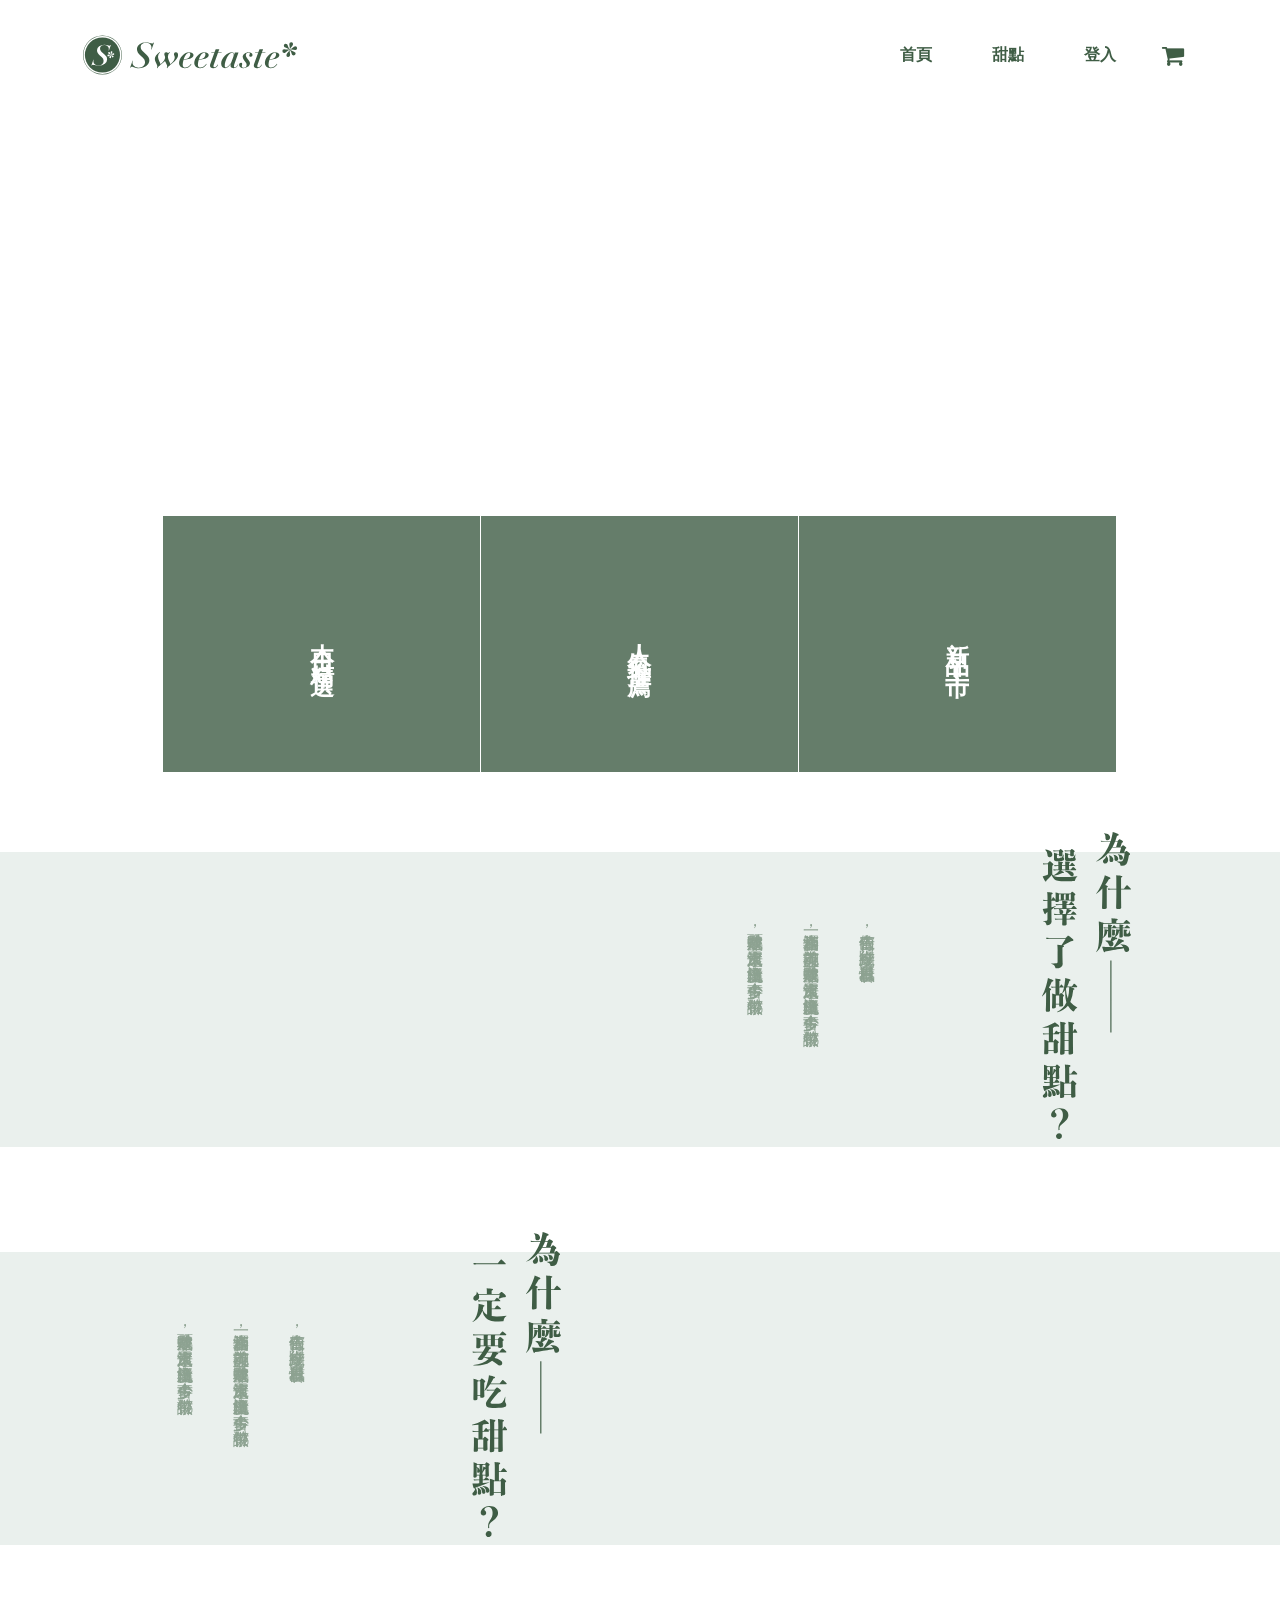
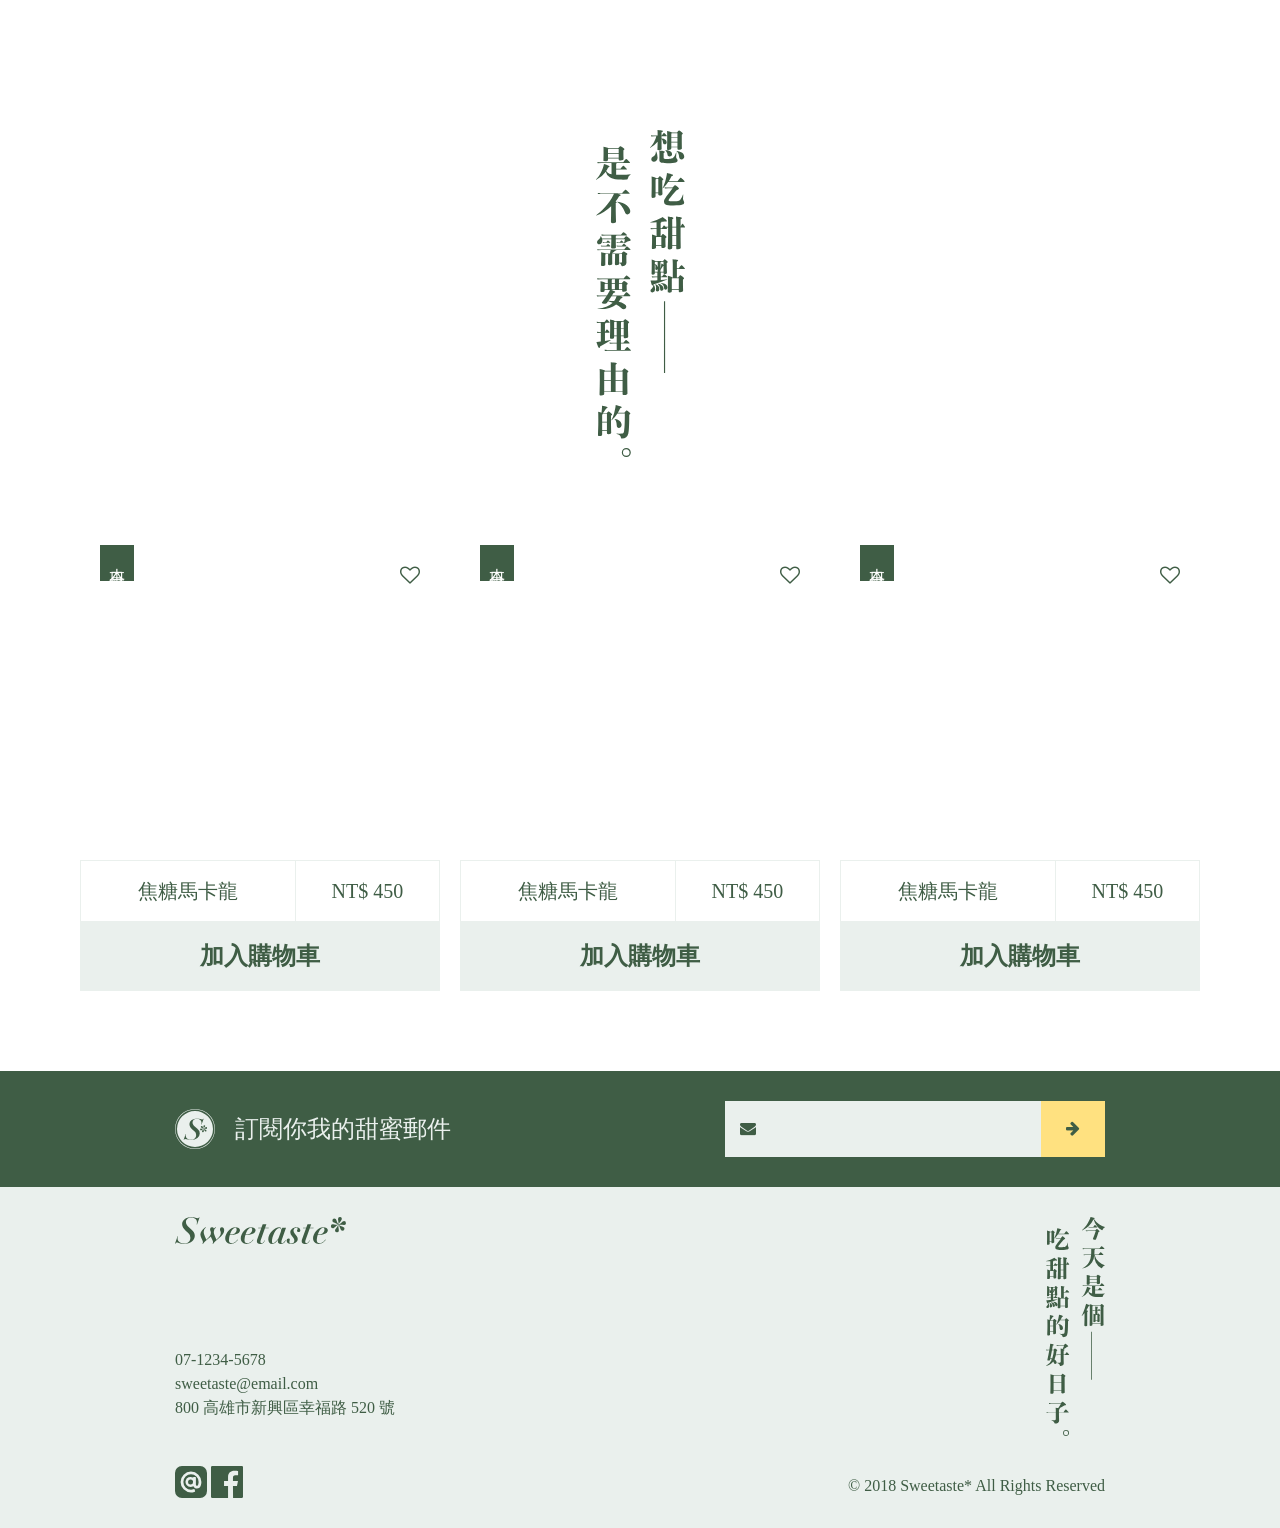
<file: index.html>
<!DOCTYPE html>
<html lang="zh-Hant-TW">

<head>
    <meta charset="UTF-8">
    <meta name="viewport" content="width=device-width, initial-scale=1.0">
    <meta http-equiv="X-UA-Compatible" content="ie=edge">
    <title>Sweetaste 甜點工坊</title>
    <meta name="author" content="Rainie Wang">
    <meta name="copyright" content="本網頁設計為Sweetaste甜點工坊">
    <link rel="shortcut icon" href="images/favicon.ico">
    <meta name="description" content="最甜蜜的甜點工坊，想吃甜點是不需要理由的">
    <meta name="keywords" content="Sweetaste, 甜點, 馬卡龍, 蛋糕">
    <meta name="og:title" content="Sweetaste甜點工坊">
    <meta name="og:description" content="最甜蜜的甜點工坊，想吃甜點是不需要理由的">
    <meta name="og:type" content="www.Sweetaste.com.tw">
    <meta name="og:url" content="https://www.facebook.com/Sweetaste/">
    <meta name="og:image" content="https://upload.cc/i1/2019/03/28/Z3LzPG.png">
    <meta http-equiv="X-UA-Compatible" content="IE-Edge" />
    <link rel="stylesheet" href="stylesheets/all.css">
    <link rel="stylesheet" href="https://stackpath.bootstrapcdn.com/font-awesome/4.7.0/css/font-awesome.min.css">
</head>

<body>
    <nav class="navbar navbar-expand-md navbar-light bg-white">
        <div class="container">
            <button class="navbar-toggler border-0 d-md-none d-flex align-items-center" type="button" data-toggle="collapse"
                data-target="#navbarSupportedContent" aria-controls="navbarSupportedContent" aria-expanded="false"
                aria-label="Toggle navigation">
                <span class="navbar-toggler-icon"></span>
            </button>

            <a class="navbar-brand" href="index.html">
                <img class="d-md-inline-block d-none" src="images/logo-all-dark.svg" width="220px" height="40px" alt="">
                <img class="d-inline-block d-md-none" src="images/logotype-lg-dark.svg" width="114.14px" height="17.74px"
                    alt="">
            </a>

            <a class="nav-link element-icon d-flex align-items-center order-md-3" href="cart.html">
                <i class="fa fa-shopping-cart" aria-hidden="true"></i>
            </a>

            <div class="collapse navbar-collapse" id="navbarSupportedContent">
                <ul class="navbar-nav ml-auto font-weight-bold">
                    <li class="nav-item active">
                        <a class="nav-link d-block" href="index.html">首頁 <span class="sr-only">(current)</span></a>
                    </li>
                    <li class="nav-item">
                        <a class="nav-link d-block" href="product.html">甜點</a>
                    </li>
                    <li class="nav-item">
                        <a class="nav-link d-block" href="login.html">登入</a>
                    </li>
                </ul>
            </div>
        </div>
    </nav>


    <!-- main start -->
    <header class="container mb-md-7">
        <div class="header-banner" style="background-image:url(https://bit.ly/2OhbMHr)">
            <h1 class="text-hide">六角甜點工坊 sweetaste</h1>
        </div>
        <div class="row d-flex justify-content-center no-gutters bin-group">
            <div class="col-10">
                <div class="row">
                    <div class="col-4 p-0">
                        <a href="#" class="bin-wrap">
                            <span class="bin-text">本日精選</span>
                            <div class="bin-overlay"></div>
                            <div class="bin-img" style="background-image: url(https://bit.ly/2QbVsVR)"></div>
                        </a>
                    </div>
                    <div class="col-4 p-0">
                        <a href="#" class="bin-wrap">
                            <span class="bin-text">人氣推薦</span>
                            <div class="bin-overlay"></div>
                            <div class="bin-img" style="background-image: url(https://bit.ly/2zBDAxX)"></div>
                        </a>
                    </div>
                    <div class="col-4 p-0">
                        <a href="#" class="bin-wrap">
                            <span class="bin-text">新品上市</span>
                            <div class="bin-overlay"></div>
                            <div class="bin-img" style="background-image: url(https://bit.ly/2R5tqwD)"></div>
                        </a>
                    </div>
                </div>
            </div>
        </div>
    </header>


 
    <section class="section mb-md-9">
        <div class="d-flex justify-content-center d-md-none py-3">
            <h2 class="text-hide">
                為什麼選擇了做甜點?
                <img src="images/sm-橫式-為什麼選擇了做甜點.svg" class="section-title-sm" alt="">
            </h2>
        </div>
        <div class="bg-secondary">
            <div class="container">
                <div class="row">
                    <div class="col-md-6 px-0 px-md-1 section-img-wrap">
                        <div class="section-img h-100" style="background-image:url(https://bit.ly/2xPn7Eq)"></div>
                    </div>
                    <div class="col-md-6 d-flex section-article justify-content-md-around">
                        <div class="section-text text-minor p-3 py-md-6 px-md-0">
                            <p class="mb-0">青山依舊在，幾度夕陽紅。慣看秋月春風</p>
                            <p class="mb-0">一壺濁酒喜相逢，浪花淘盡英雄。是非成敗轉頭空，滾滾長江東逝水，白髮漁樵江渚上，古今多少事，都付笑談中。</p>
                            <p class="mb-0">是非成敗轉頭空，滾滾長江東逝水，白髮漁樵江渚上，古今多少事，都付笑談中。</p>
                        </div>
                        <div class="d-none d-md-block">
                            <div class="section-title">
                                <h2 class="text-hide">
                                    為什麼選擇了做甜點?
                                    <img src="images/lg-為什麼選擇了做甜點.svg" class="section-title-lg" alt="">
                                </h2>
                            </div>
                        </div>
                    </div>
                </div>
            </div>
        </div>
    </section>

    <section class="section mb-md-9">
        <div class="d-flex justify-content-center d-md-none py-3">
            <h2 class="text-hide">
                為什麼一定要吃甜點?
                <img src="images/sm-橫式-為什麼一定要吃甜點.svg" class="section-title-sm" alt="">
            </h2>
        </div>
        <div class="bg-secondary">
            <div class="container">
                <div class="row flex-row-reverse">
                    <div class="col-md-6 px-0 px-md-1 section-img-wrap">
                        <div class="section-img h-100" style="background-image:url(https://bit.ly/2zzAQS4)"></div>
                    </div>
                    <div class="col-md-6 d-flex section-article justify-content-md-around">
                        <div class="section-text text-minor p-3 py-md-6 px-md-0">
                            <p class="mb-0">青山依舊在，幾度夕陽紅。慣看秋月春風</p>
                            <p class="mb-0">一壺濁酒喜相逢，浪花淘盡英雄。是非成敗轉頭空，滾滾長江東逝水，白髮漁樵江渚上，古今多少事，都付笑談中。</p>
                            <p class="mb-0">是非成敗轉頭空，滾滾長江東逝水，白髮漁樵江渚上，古今多少事，都付笑談中。</p>
                        </div>
                        <div class="d-none d-md-block">
                            <div class="section-title">
                                <h2 class="text-hide">
                                    為什麼一定要吃甜點?
                                    <img src="images/lg-為什麼一定要吃甜點.svg" class="section-title-lg" alt="">
                                </h2>
                            </div>
                        </div>
                    </div>

                </div>
            </div>
        </div>
    </section>

    <section class="container">
        <div class="row text-center">
            <div class="col d-md-none py-3">
                <h2 class="text-hide">
                    想吃甜點是不需要理由的
                    <img src="images/sm-橫式-想吃甜點是不需要理由的.svg" height="60px" alt="">
                </h2>
            </div>
            <div class="col d-none d-md-block py-7">
                <h2 class="text-hide">
                    想吃甜點是不需要理由的
                    <img src="images/lg-想吃甜點是不需要理由的.svg" width="89px" alt="">
                </h2>
            </div>
        </div>
    </section>


    <section class="container mb-5">
        <div class="row d-flex justify-content-between">
            <div class="col-sm-6 col-md-4">
                <div class="item-card" style="width: 100%;">
                    <div class="item-card-top">
                        <span class="item-card-tag bg-primary text-white">本日精選</span>
                        <div class="item-card-icon text-primary">
                            <i class="fa fa-heart" aria-hidden="true"></i>
                            <i class="fa fa-heart-o" aria-hidden="true"></i>
                        </div>
                        <div class="item-card-img bgcover"
                            style="background-image:url(https://bit.ly/2zBjQuq); height: 315px;"></div>
                    </div>
                    <div class="item-card-body bg-secondary-lighter text-primary d-flex">
                        <div class="item-card-product text-center h5 mb-0">焦糖馬卡龍</div>
                        <div class="item-card-price text-center h5 mb-0">NT$ 450</div>
                    </div>
                    <a href="#"
                        class="item-card-btn bg-secondary text-primary d-block text-center h4 font-weight-bold py-2">加入購物車</a>
                </div>
            </div>
            <div class="col-sm-6 col-md-4">
                <div class="item-card" style="width: 100%;">
                    <div class="item-card-top">
                        <span class="item-card-tag bg-primary text-white">本日精選</span>
                        <div class="item-card-icon text-primary">
                            <i class="fa fa-heart" aria-hidden="true"></i>
                            <i class="fa fa-heart-o" aria-hidden="true"></i>
                        </div>
                        <div class="item-card-img bgcover"
                            style="background-image:url(https://bit.ly/2QvsT63); height: 315px;"></div>
                    </div>
                    <div class="item-card-body bg-secondary-lighter text-primary d-flex">
                        <div class="item-card-product text-center h5 mb-0">焦糖馬卡龍</div>
                        <div class="item-card-price text-center h5 mb-0">NT$ 450</div>
                    </div>
                    <a href="#"
                        class="item-card-btn bg-secondary text-primary d-block text-center h4 font-weight-bold py-2">加入購物車</a>
                </div>
            </div>
            <div class="col-sm-6 col-md-4">
                <div class="item-card" style="width: 100%;">
                    <div class="item-card-top">
                        <span class="item-card-tag bg-primary text-white">本日精選</span>
                        <div class="item-card-icon text-primary">
                            <i class="fa fa-heart" aria-hidden="true"></i>
                            <i class="fa fa-heart-o" aria-hidden="true"></i>
                        </div>
                        <div class="item-card-img bgcover"
                            style="background-image:url(https://bit.ly/2QbVsVR); height: 315px;"></div>
                    </div>
                    <div class="item-card-body bg-secondary-lighter text-primary d-flex">
                        <div class="item-card-product text-center h5 mb-0">焦糖馬卡龍</div>
                        <div class="item-card-price text-center h5 mb-0">NT$ 450</div>
                    </div>
                    <a href="#"
                        class="item-card-btn bg-secondary text-primary d-block text-center h4 font-weight-bold py-2">加入購物車</a>
                </div>
            </div>
        </div>
    </section>

    <!-- main end -->

    <section class="bg-primary py-3">
        <div class="container">
            <div class="row d-flex justify-content-center">
                <div
                    class="col-md-5 d-flex align-items-center justify-content-center justify-content-md-start mb-3 mb-md-0">
                    <img src="images/logo-light.svg" width="40px" alt="">
                    <span class="h4 ml-2 text-secondary mb-0">訂閱你我的甜蜜郵件</span>
                </div>
                <div class="col-md-5 d-flex justify-content-center justify-content-md-end">
                    <div class="input-group formbox">
                        <label class="formbox-label" for="sub-input">
                            <i class="fa fa-envelope text-primary element-icon" aria-hidden="true"></i>
                        </label>
                        <input class="form-control formbox-input" id="sub-input" type="email"
                            placeholder="" aria-label="subscribe">
                        <button class="btn btn-warning formbox-btn" type="submit">
                            <i class="fa fa-arrow-right text-primary" aria-hidden="true"></i>
                        </button>
                    </div>
                </div>
            </div>
        </div>
    </section>


    <footer class="bg-secondary py-3 pl-3 pl-md-0">
        <div class="container  text-primary">
            <div class="row mb-3 d-flex justify-content-center">
                <div class="col-md-5 d-flex flex-column justify-content-between">
                    <div>
                        <img src="images/logotype-lg-dark.svg" width="171.22px" height="26.6px" alt="">
                    </div>
                    <ul class="list-unstyled mt-4">
                        <li>07-1234-5678</li>
                        <li>sweetaste@email.com</li>
                        <li>800 高雄市新興區幸福路 520 號</li>
                    </ul>
                </div>
                <div class="col-md-5 text-right d-md-block d-none">
                    <span class="text-hide">
                        今天是個吃甜點的好日子
                        <img src="images/sm-今天是個吃甜點的好日子.svg" width="59.28px" height="218.69px" alt="">
                    </span>
                </div>
            </div>
            <div class="row d-flex justify-content-center flex-column-md">
                <div class="col-md-5 mb-10 mb-md-0">
                    <img src="images/ic-line@.svg" width="32px" height="32px" alt="">
                    <img src="images/ic-facebook.svg" width="32px" height="32px" alt="">
                </div>
                <div class="col-md-5 d-flex align-items-end justify-content-start justify-content-md-end">
                    <span>© 2018 Sweetaste* All Rights Reserved</span>
                </div>
            </div>
        </div>
    </footer>


    <script src="https://code.jquery.com/jquery-3.3.1.slim.min.js"
        integrity="sha384-q8i/X+965DzO0rT7abK41JStQIAqVgRVzpbzo5smXKp4YfRvH+8abtTE1Pi6jizo"
        crossorigin="anonymous"></script>
    <script src="https://cdnjs.cloudflare.com/ajax/libs/popper.js/1.14.7/umd/popper.min.js"
        integrity="sha384-UO2eT0CpHqdSJQ6hJty5KVphtPhzWj9WO1clHTMGa3JDZwrnQq4sF86dIHNDz0W1"
        crossorigin="anonymous"></script>
    <script src="https://stackpath.bootstrapcdn.com/bootstrap/4.3.1/js/bootstrap.min.js"
        integrity="sha384-JjSmVgyd0p3pXB1rRibZUAYoIIy6OrQ6VrjIEaFf/nJGzIxFDsf4x0xIM+B07jRM"
        crossorigin="anonymous"></script>
    <script src="all.js"></script>
</body>

</html>
</file>
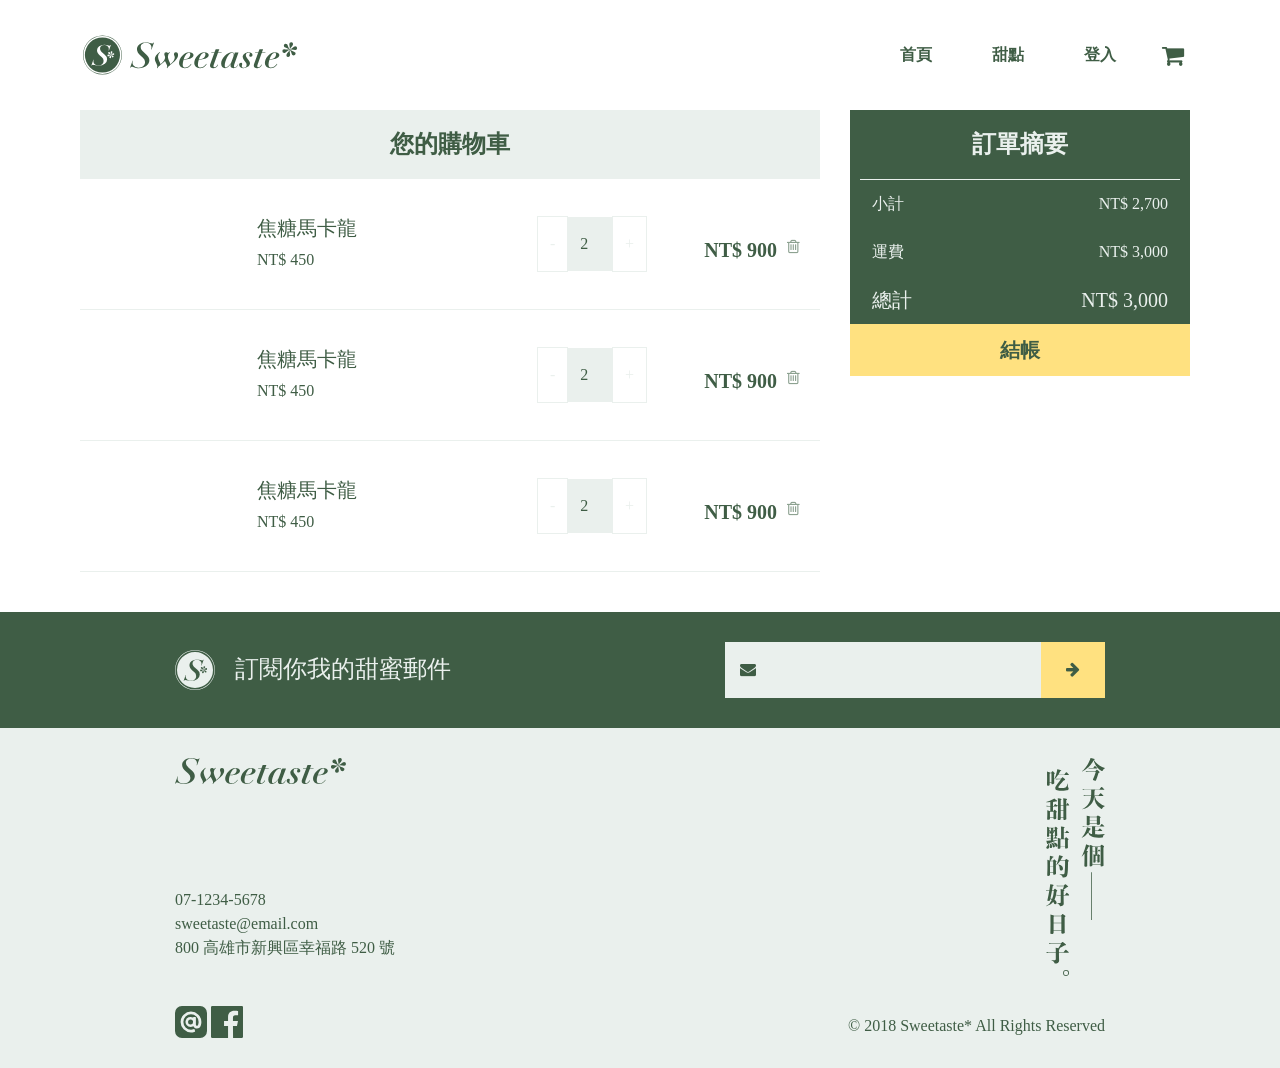
<file: cart.html>
<!DOCTYPE html>
<html lang="zh-Hant-TW">

<head>
    <meta charset="UTF-8">
    <meta name="viewport" content="width=device-width, initial-scale=1.0">
    <meta http-equiv="X-UA-Compatible" content="ie=edge">
    <title>Sweetaste 甜點工坊</title>
    <meta name="author" content="Rainie Wang">
    <meta name="copyright" content="本網頁設計為Sweetaste甜點工坊">
    <link rel="shortcut icon" href="images/favicon.ico">
    <meta name="description" content="最甜蜜的甜點工坊，想吃甜點是不需要理由的">
    <meta name="keywords" content="Sweetaste, 甜點, 馬卡龍, 蛋糕">
    <meta name="og:title" content="Sweetaste甜點工坊">
    <meta name="og:description" content="最甜蜜的甜點工坊，想吃甜點是不需要理由的">
    <meta name="og:type" content="www.Sweetaste.com.tw">
    <meta name="og:url" content="https://www.facebook.com/Sweetaste/">
    <meta name="og:image" content="https://upload.cc/i1/2019/03/28/Z3LzPG.png">
    <meta http-equiv="X-UA-Compatible" content="IE-Edge" />
    <link rel="stylesheet" href="stylesheets/all.css">
    <link rel="stylesheet" href="https://stackpath.bootstrapcdn.com/font-awesome/4.7.0/css/font-awesome.min.css">
</head>

<body>
    <nav class="navbar navbar-expand-md navbar-light bg-white">
        <div class="container">
            <button class="navbar-toggler border-0 d-md-none d-flex align-items-center" type="button"
                data-toggle="collapse" data-target="#navbarSupportedContent" aria-controls="navbarSupportedContent"
                aria-expanded="false" aria-label="Toggle navigation">
                <span class="navbar-toggler-icon"></span>
            </button>

            <a class="navbar-brand" href="index.html">
                <img class="d-md-inline-block d-none" src="images/logo-all-dark.svg" width="220px" height="40px" alt="">
                <img class="d-inline-block d-md-none" src="images/logotype-lg-dark.svg" width="114.14px"
                    height="17.74px" alt="">
            </a>

            <a class="nav-link element-icon d-flex align-items-center order-md-3" href="cart.html">
                <i class="fa fa-shopping-cart" aria-hidden="true"></i>
            </a>

            <div class="collapse navbar-collapse" id="navbarSupportedContent">
                <ul class="navbar-nav ml-auto font-weight-bold">
                    <li class="nav-item active">
                        <a class="nav-link d-block" href="index.html">首頁 <span class="sr-only">(current)</span></a>
                    </li>
                    <li class="nav-item">
                        <a class="nav-link d-block" href="product.html">甜點</a>
                    </li>
                    <li class="nav-item">
                        <a class="nav-link d-block" href="login.html">登入</a>
                    </li>
                </ul>
            </div>
        </div>
    </nav>





    <!-- main start -->
    <section class="container">
        <div class="row">
            <div class="col-md-8 mb-4 px-0 px-md-1">
                <h2 class="text-primary bg-secondary text-center font-weight-bold h4 py-2">您的購物車</h2>
                <div class="cart-item d-flex flex-column flex-md-row mt-1 px-1">
                    <div class="cart-item-prepend d-flex align-items-center w-100">
                        <div class="mb-1" style="max-width:100%;">
                            <div class="bgcover mr-1"
                                style="background-image:url(https://bit.ly/2QvsT63); width: 157px; height:110px;">
                            </div>
                        </div>
                        <div class="d-flex flex-column flex-lg-row w-100 mb-1">
                            <div class="flex-grow-1 text-primary">
                                <h5>焦糖馬卡龍</h5>
                                <span>NT$ 450</span>
                            </div>
                            <div class="mr-1">
                                <div class="input-group" style="width:110px;">
                                    <div class="input-group-prepend">
                                        <button class="btn btn-outline-secondary" type="button"
                                            id="button-addon1">-</button>
                                    </div>
                                    <input type="text" class="form-control" placeholder="" value="2"
                                        aria-label="Example text with button addon" aria-describedby="button-addon1">
                                    <div class="input-group-append">
                                        <button class="btn btn-outline-secondary" type="button"
                                            id="button-addon2">+</button>
                                    </div>
                                </div>
                            </div>
                        </div>
                    </div>
                    <div class="cart-item-append d-flex align-items-center justify-content-end">
                        <span class="text-primary font-weight-bold h5 mr-1 text-right mt-1" style="width:120px;">NT$
                            900</span>
                        <a href="#" class="d-none d-md-block mr-1"><i class="fa fa-trash-o h4 text-minor"
                                aria-hidden="true"></i></a>
                    </div>
                </div>
                <div class="cart-item d-flex flex-column flex-md-row mt-1 px-1">
                    <div class="cart-item-prepend d-flex align-items-center w-100">
                        <div class="mb-1" style="max-width:100%;">
                            <div class="bgcover mr-1"
                                style="background-image:url(https://bit.ly/2zBDAxX); width: 157px; height:110px;">
                            </div>
                        </div>
                        <div class="d-flex flex-column flex-lg-row w-100 mb-1">
                            <div class="flex-grow-1 text-primary">
                                <h5>焦糖馬卡龍</h5>
                                <span>NT$ 450</span>
                            </div>
                            <div class="mr-1">
                                <div class="input-group" style="width:110px;">
                                    <div class="input-group-prepend">
                                        <button class="btn btn-outline-secondary" type="button"
                                            id="button-addon1">-</button>
                                    </div>
                                    <input type="text" class="form-control" placeholder="" value="2"
                                        aria-label="Example text with button addon" aria-describedby="button-addon1">
                                    <div class="input-group-append">
                                        <button class="btn btn-outline-secondary" type="button"
                                            id="button-addon2">+</button>
                                    </div>
                                </div>
                            </div>
                        </div>
                    </div>
                    <div class="cart-item-append d-flex align-items-center justify-content-end">
                        <span class="text-primary font-weight-bold h5 mr-1 text-right mt-1" style="width:120px;">NT$
                            900</span>
                        <a href="#" class="d-none d-md-block mr-1"><i class="fa fa-trash-o h4 text-minor"
                                aria-hidden="true"></i></a>
                    </div>
                </div>
                <div class="cart-item d-flex flex-column flex-md-row mt-1 px-1">
                    <div class="cart-item-prepend d-flex align-items-center w-100">
                        <div class="mb-1" style="max-width:100%;">
                            <div class="bgcover mr-1"
                                style="background-image:url(https://bit.ly/2zKOP7w); width: 157px; height:110px;">
                            </div>
                        </div>
                        <div class="d-flex flex-column flex-lg-row w-100 mb-1">
                            <div class="flex-grow-1 text-primary">
                                <h5>焦糖馬卡龍</h5>
                                <span>NT$ 450</span>
                            </div>
                            <div class="mr-1">
                                <div class="input-group" style="width:110px;">
                                    <div class="input-group-prepend">
                                        <button class="btn btn-outline-secondary" type="button"
                                            id="button-addon1">-</button>
                                    </div>
                                    <input type="text" class="form-control" placeholder="" value="2"
                                        aria-label="Example text with button addon" aria-describedby="button-addon1">
                                    <div class="input-group-append">
                                        <button class="btn btn-outline-secondary" type="button"
                                            id="button-addon2">+</button>
                                    </div>
                                </div>
                            </div>
                        </div>
                    </div>
                    <div class="cart-item-append d-flex align-items-center justify-content-end">
                        <span class="text-primary font-weight-bold h5 mr-1 text-right mt-1" style="width:120px;">NT$
                            900</span>
                        <a href="#" class="d-none d-md-block mr-1"><i class="fa fa-trash-o h4 text-minor"
                                aria-hidden="true"></i></a>
                    </div>
                </div>
            </div>
            <!-- 右側訂單摘要 -->
            <div class="col-md-4 mb-md-2 px-0 px-md-2">
                <div class="cart-detail-dark">
                    <h2 class="text-center px-2 py-2 mb-0 h4 font-weight-bold cart-detail-dark-title">訂單摘要</h2>
                    <div class="px-1">
                        <table class="table table-borderless text-primary mb-md-0 cart-detail-dark-table">
                            <tbody>
                                <tr class="cart-detail-dark-tr">
                                    <td scope="row">小計</td>
                                    <td class="text-right">NT$ 2,700</td>
                                </tr>
                                <tr class="cart-detail-dark-tr">
                                    <td scope="row">運費</td>
                                    <td class="text-right">NT$ 3,000</td>
                                </tr>
                            </tbody>
                            <tfoot>
                                <tr class="cart-detail-dark-tr">
                                    <th scope="row" class="h5">總計</th>
                                    <td class="text-right h5">NT$ 3,000</td>
                                </tr>
                            </tfoot>
                        </table>
                    </div>
                    <a href="checkout-1.html"
                        class="btn btn-warning btn-lg py-1 text-primary font-weight-bold w-100">結帳</a>
                </div>
            </div>
        </div>
    </section>
    <!-- main end -->





    <section class="bg-primary py-3">
        <div class="container">
            <div class="row d-flex justify-content-center">
                <div
                    class="col-md-5 d-flex align-items-center justify-content-center justify-content-md-start mb-3 mb-md-0">
                    <img src="images/logo-light.svg" width="40px" alt="">
                    <span class="h4 ml-2 text-secondary mb-0">訂閱你我的甜蜜郵件</span>
                </div>
                <div class="col-md-5 d-flex justify-content-center justify-content-md-end">
                    <div class="input-group formbox">
                        <label class="formbox-label" for="sub-input">
                            <i class="fa fa-envelope text-primary element-icon" aria-hidden="true"></i>
                        </label>
                        <input class="form-control formbox-input" id="sub-input" type="email" placeholder=""
                            aria-label="subscribe">
                        <button class="btn btn-warning formbox-btn" type="submit">
                            <i class="fa fa-arrow-right text-primary" aria-hidden="true"></i>
                        </button>
                    </div>
                </div>
            </div>
        </div>
    </section>


    <footer class="bg-secondary py-3 pl-3 pl-md-0">
        <div class="container  text-primary">
            <div class="row mb-3 d-flex justify-content-center">
                <div class="col-md-5 d-flex flex-column justify-content-between">
                    <div>
                        <img src="images/logotype-lg-dark.svg" width="171.22px" height="26.6px" alt="">
                    </div>
                    <ul class="list-unstyled mt-4">
                        <li>07-1234-5678</li>
                        <li>sweetaste@email.com</li>
                        <li>800 高雄市新興區幸福路 520 號</li>
                    </ul>
                </div>
                <div class="col-md-5 text-right d-md-block d-none">
                    <span class="text-hide">
                        今天是個吃甜點的好日子
                        <img src="images/sm-今天是個吃甜點的好日子.svg" width="59.28px" height="218.69px" alt="">
                    </span>
                </div>
            </div>
            <div class="row d-flex justify-content-center flex-column-md">
                <div class="col-md-5 mb-10 mb-md-0">
                    <img src="images/ic-line@.svg" width="32px" height="32px" alt="">
                    <img src="images/ic-facebook.svg" width="32px" height="32px" alt="">
                </div>
                <div class="col-md-5 d-flex align-items-end justify-content-start justify-content-md-end">
                    <span>© 2018 Sweetaste* All Rights Reserved</span>
                </div>
            </div>
        </div>
    </footer>


    <script src="https://code.jquery.com/jquery-3.3.1.slim.min.js"
        integrity="sha384-q8i/X+965DzO0rT7abK41JStQIAqVgRVzpbzo5smXKp4YfRvH+8abtTE1Pi6jizo"
        crossorigin="anonymous"></script>
    <script src="https://cdnjs.cloudflare.com/ajax/libs/popper.js/1.14.7/umd/popper.min.js"
        integrity="sha384-UO2eT0CpHqdSJQ6hJty5KVphtPhzWj9WO1clHTMGa3JDZwrnQq4sF86dIHNDz0W1"
        crossorigin="anonymous"></script>
    <script src="https://stackpath.bootstrapcdn.com/bootstrap/4.3.1/js/bootstrap.min.js"
        integrity="sha384-JjSmVgyd0p3pXB1rRibZUAYoIIy6OrQ6VrjIEaFf/nJGzIxFDsf4x0xIM+B07jRM"
        crossorigin="anonymous"></script>
</body>

</html>
</file>
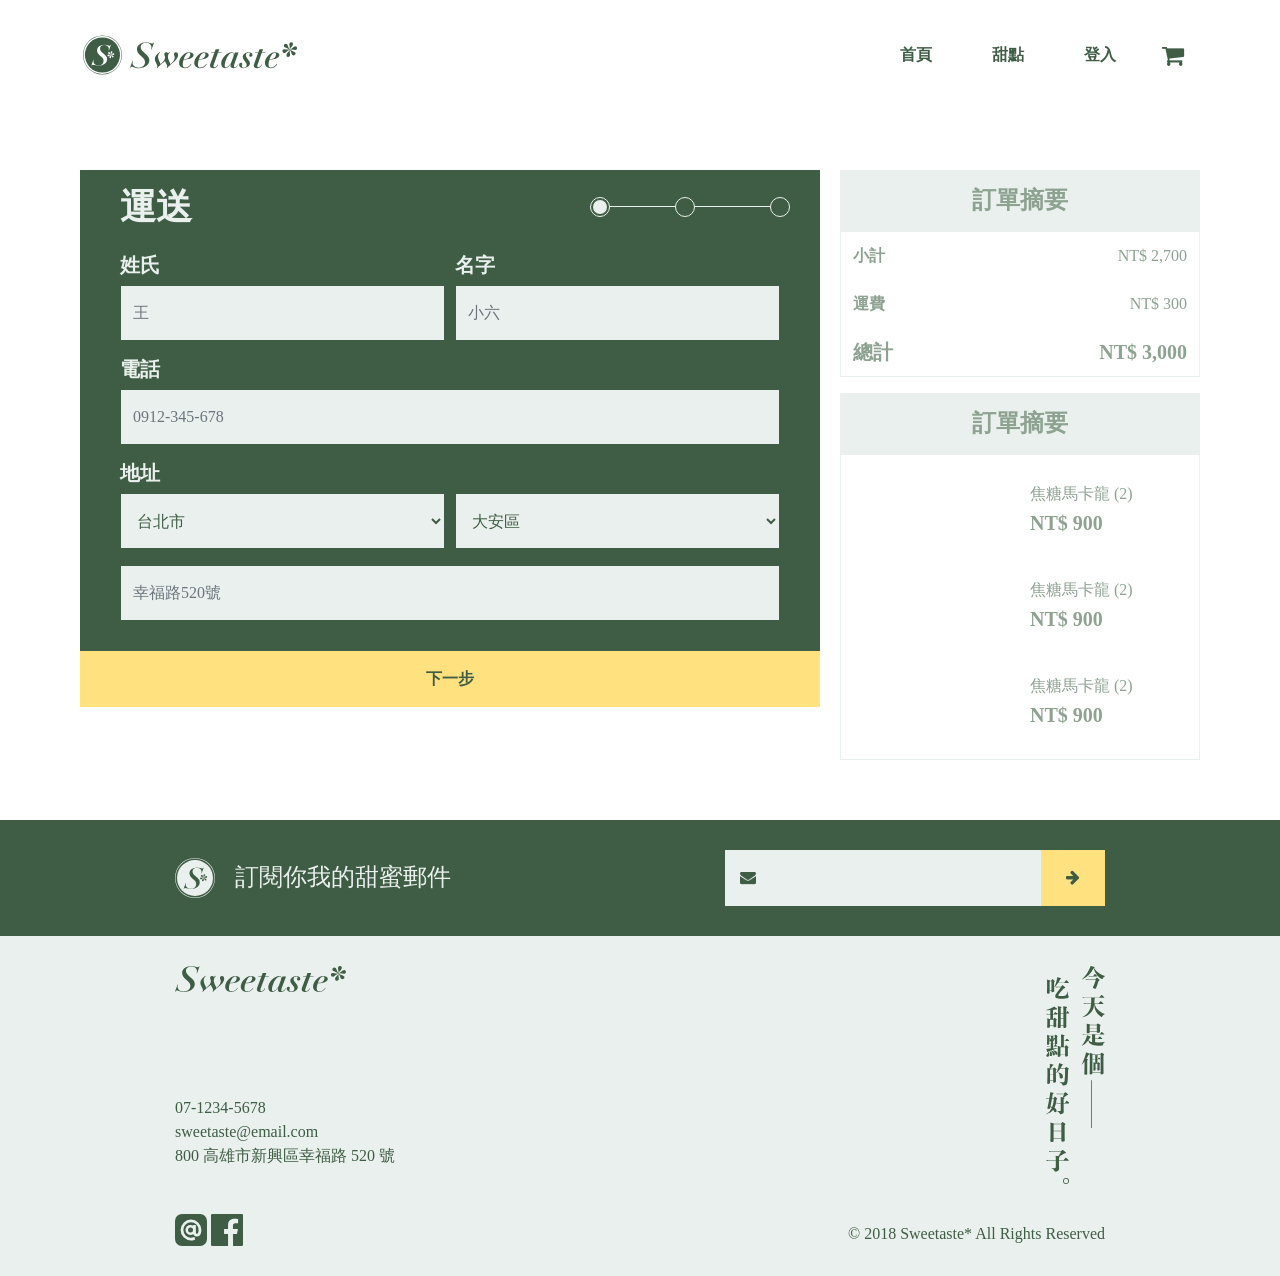
<file: checkout-1.html>
<!DOCTYPE html>
<html lang="zh-Hant-TW">

<head>
    <meta charset="UTF-8">
    <meta name="viewport" content="width=device-width, initial-scale=1.0">
    <meta http-equiv="X-UA-Compatible" content="ie=edge">
    <title>Sweetaste 甜點工坊</title>
    <meta name="author" content="Rainie Wang">
    <meta name="copyright" content="本網頁設計為Sweetaste甜點工坊">
    <link rel="shortcut icon" href="images/favicon.ico">
    <meta name="description" content="最甜蜜的甜點工坊，想吃甜點是不需要理由的">
    <meta name="keywords" content="Sweetaste, 甜點, 馬卡龍, 蛋糕">
    <meta name="og:title" content="Sweetaste甜點工坊">
    <meta name="og:description" content="最甜蜜的甜點工坊，想吃甜點是不需要理由的">
    <meta name="og:type" content="www.Sweetaste.com.tw">
    <meta name="og:url" content="https://www.facebook.com/Sweetaste/">
    <meta name="og:image" content="https://upload.cc/i1/2019/03/28/Z3LzPG.png">
    <meta http-equiv="X-UA-Compatible" content="IE-Edge" />
    <link rel="stylesheet" href="stylesheets/all.css">
    <link rel="stylesheet" href="https://stackpath.bootstrapcdn.com/font-awesome/4.7.0/css/font-awesome.min.css">
</head>

<body>
    <nav class="navbar navbar-expand-md navbar-light bg-white">
        <div class="container">
            <button class="navbar-toggler border-0 d-md-none d-flex align-items-center" type="button"
                data-toggle="collapse" data-target="#navbarSupportedContent" aria-controls="navbarSupportedContent"
                aria-expanded="false" aria-label="Toggle navigation">
                <span class="navbar-toggler-icon"></span>
            </button>

            <a class="navbar-brand" href="index.html">
                <img class="d-md-inline-block d-none" src="images/logo-all-dark.svg" width="220px" height="40px" alt="">
                <img class="d-inline-block d-md-none" src="images/logotype-lg-dark.svg" width="114.14px"
                    height="17.74px" alt="">
            </a>

            <a class="nav-link element-icon d-flex align-items-center order-md-3" href="cart.html">
                <i class="fa fa-shopping-cart" aria-hidden="true"></i>
            </a>

            <div class="collapse navbar-collapse" id="navbarSupportedContent">
                <ul class="navbar-nav ml-auto font-weight-bold">
                    <li class="nav-item active">
                        <a class="nav-link d-block" href="index.html">首頁 <span class="sr-only">(current)</span></a>
                    </li>
                    <li class="nav-item">
                        <a class="nav-link d-block" href="product.html">甜點</a>
                    </li>
                    <li class="nav-item">
                        <a class="nav-link d-block" href="login.html">登入</a>
                    </li>
                </ul>
            </div>

        </div>
    </nav>





    <!-- main start -->
    <section class="container my-md-5">
        <div class="row">
            <div class="col-md-8 px-0 px-md-1">
                <!-- 運送欄位 -->
                <div class="bg-primary">
                    <form class="px-4">
                        <div class="form-row py-10">
                            <div class="col-6">
                                <h2 class="h3 text-secondary font-weight-bold">運送</h2>
                            </div>
                            <div class="col-6 progress-bar-wrap pt-2">
                                <!-- 進度條放這 -->
                                <div class="progress-bar ml-auto">
                                    <div class="progress-bar-start">
                                        <div class="progress-bar-check">
                                            <i class="fa fa-check text-primary check-icon" aria-hidden="true"></i>
                                        </div>
                                        <div class="progress-bar-point active"></div>
                                    </div>
                                    <div class="progress-bar-point progress-bar-center">
                                        <div class="progress-bar-check">
                                            <i class="fa fa-check text-primary check-icon" aria-hidden="true"></i>
                                        </div>
                                        <div class="progress-bar-point"></div>
                                    </div>
                                    <div class="progress-bar-point progress-bar-end">
                                        <div class="progress-bar-check">
                                            <i class="fa fa-check text-primary check-icon" aria-hidden="true"></i>
                                        </div>
                                        <div class="progress-bar-point"></div>
                                    </div>
                                </div>
                                <!-- 進度條結束 -->
                            </div>
                        </div>
                        <div class="form-row">
                            <div class="form-group col-md-6">
                                <label for="inputFirstname" class="h5 text-secondary font-weight-bold">姓氏</label>
                                <input type="text" class="form-control" id="inputFirstname" placeholder="王">
                            </div>
                            <div class="form-group col-md-6">
                                <label for="inputLastname" class="h5 text-secondary font-weight-bold">名字</label>
                                <input type="text" class="form-control" id="inputLastname" placeholder="小六">
                            </div>
                        </div>
                        <div class="form-group">
                            <label for="inputTel" class="h5 text-secondary font-weight-bold">電話</label>
                            <input type="tel" class="form-control" id="inputTel" placeholder="0912-345-678">
                        </div>
                        <div class="form-row">
                            <div class="form-group col-6">
                                <label for="inputCity" class="h5 text-secondary font-weight-bold">地址</label>
                                <select id="inputCity" class="form-control">
                                    <option selected>台北市</option>
                                    <option>台中市</option>
                                    <option>高雄市</option>
                                </select>
                            </div>
                            <div class="form-group col-6 ">
                                <label for="inputDist" class="h5 text-transparent">區域</label>
                                <select id="inputDist" class="form-control">
                                    <option selected>大安區</option>
                                    <option>北屯區</option>
                                    <option>前鎮區</option>
                                </select>
                            </div>
                        </div>
                        <div class="form-group mb-3">
                            <input type="text" class="form-control" id="inputAddress" placeholder="幸福路520號">
                        </div>
                    </form>
                    <a href="checkout-2.html"
                        class="btn btn-warning text-primary w-100 h4 font-weight-bold mb-0">下一步</a>
                </div>
            </div>

            <div class="col-md-4 d-none d-md-block">
                <div class="row flex-column">
                    <div class="col">
                        <!-- 訂單摘要 -->
                        <table class="table table-borderless">
                            <tbody class="text-minor border border-secondary">
                                <h2 class="h4 font-weight-bold text-minor text-center bg-secondary py-10 mb-0">訂單摘要</h2>
                                <tr>
                                    <th scope="row">小計</th>
                                    <td class="text-right">NT$ 2,700</td>
                                </tr>
                                <tr>
                                    <th scope="row">運費</th>
                                    <td class="text-right">NT$ 300</td>
                                </tr>
                                <tr>
                                    <th scope="row" class="h5 font-weight-bold">總計</th>
                                    <td class="h5 font-weight-bold text-right">NT$ 3,000</td>
                                </tr>
                            </tbody>
                        </table>
                    </div>
                    <div class="col">
                        <!-- 購物清單 -->
                        <h2 class="h4 font-weight-bold text-minor text-center bg-secondary py-10 mb-0">訂單摘要</h2>
                        <div class="row border border-secondary mx-0 d-flex flex-column pt-10">
                            <div class="col">
                                <div class="row d-flex align-items-center pb-10">
                                    <div class="col-6 px-2">
                                        <div class="bgcover"
                                            style="background-image:url(https://bit.ly/2QvsT63); height:80px;">
                                        </div>
                                    </div>
                                    <div class="col-6 text-minor pl-1">
                                        <h5 style="font-size:16px">焦糖馬卡龍 (2)</h5>
                                        <span class="h5 font-weight-bold">NT$ 900</span>
                                    </div>
                                </div>
                            </div>
                            <div class="col">
                                <div class="row d-flex align-items-center pb-10">
                                    <div class="col-6 px-2">
                                        <div class="bgcover"
                                            style="background-image:url(https://bit.ly/2zBDAxX); height:80px;">
                                        </div>
                                    </div>
                                    <div class="col-6 text-minor pl-1">
                                        <h5 style="font-size:16px">焦糖馬卡龍 (2)</h5>
                                        <span class="h5 font-weight-bold">NT$ 900</span>
                                    </div>
                                </div>
                            </div>
                            <div class="col">
                                <div class="row d-flex align-items-center pb-10">
                                    <div class="col-6 px-2">
                                        <div class="bgcover"
                                            style="background-image:url(https://bit.ly/2zKOP7w); height:80px;">
                                        </div>
                                    </div>
                                    <div class="col-6 text-minor pl-1">
                                        <h5 style="font-size:16px">焦糖馬卡龍 (2)</h5>
                                        <span class="h5 font-weight-bold">NT$ 900</span>
                                    </div>
                                </div>
                            </div>
                        </div>
                    </div>
                </div>
            </div>


        </div>



    </section>

    <!-- main end -->

    <section class="bg-primary py-3">
        <div class="container">
            <div class="row d-flex justify-content-center">
                <div
                    class="col-md-5 d-flex align-items-center justify-content-center justify-content-md-start mb-3 mb-md-0">
                    <img src="images/logo-light.svg" width="40px" alt="">
                    <span class="h4 ml-2 text-secondary mb-0">訂閱你我的甜蜜郵件</span>
                </div>
                <div class="col-md-5 d-flex justify-content-center justify-content-md-end">
                    <div class="input-group formbox">
                        <label class="formbox-label" for="sub-input">
                            <i class="fa fa-envelope text-primary element-icon" aria-hidden="true"></i>
                        </label>
                        <input class="form-control formbox-input" id="sub-input" type="email" placeholder=""
                            aria-label="subscribe">
                        <button class="btn btn-warning formbox-btn" type="submit">
                            <i class="fa fa-arrow-right text-primary" aria-hidden="true"></i>
                        </button>
                    </div>
                </div>
            </div>
        </div>
    </section>


    <footer class="bg-secondary py-3 pl-3 pl-md-0">
        <div class="container  text-primary">
            <div class="row mb-3 d-flex justify-content-center">
                <div class="col-md-5 d-flex flex-column justify-content-between">
                    <div>
                        <img src="images/logotype-lg-dark.svg" width="171.22px" height="26.6px" alt="">
                    </div>
                    <ul class="list-unstyled mt-4">
                        <li>07-1234-5678</li>
                        <li>sweetaste@email.com</li>
                        <li>800 高雄市新興區幸福路 520 號</li>
                    </ul>
                </div>
                <div class="col-md-5 text-right d-md-block d-none">
                    <span class="text-hide">
                        今天是個吃甜點的好日子
                        <img src="images/sm-今天是個吃甜點的好日子.svg" width="59.28px" height="218.69px" alt="">
                    </span>
                </div>
            </div>
            <div class="row d-flex justify-content-center flex-column-md">
                <div class="col-md-5 mb-10 mb-md-0">
                    <img src="images/ic-line@.svg" width="32px" height="32px" alt="">
                    <img src="images/ic-facebook.svg" width="32px" height="32px" alt="">
                </div>
                <div class="col-md-5 d-flex align-items-end justify-content-start justify-content-md-end">
                    <span>© 2018 Sweetaste* All Rights Reserved</span>
                </div>
            </div>
        </div>
    </footer>


    <script src="https://code.jquery.com/jquery-3.3.1.slim.min.js"
        integrity="sha384-q8i/X+965DzO0rT7abK41JStQIAqVgRVzpbzo5smXKp4YfRvH+8abtTE1Pi6jizo"
        crossorigin="anonymous"></script>
    <script src="https://cdnjs.cloudflare.com/ajax/libs/popper.js/1.14.7/umd/popper.min.js"
        integrity="sha384-UO2eT0CpHqdSJQ6hJty5KVphtPhzWj9WO1clHTMGa3JDZwrnQq4sF86dIHNDz0W1"
        crossorigin="anonymous"></script>
    <script src="https://stackpath.bootstrapcdn.com/bootstrap/4.3.1/js/bootstrap.min.js"
        integrity="sha384-JjSmVgyd0p3pXB1rRibZUAYoIIy6OrQ6VrjIEaFf/nJGzIxFDsf4x0xIM+B07jRM"
        crossorigin="anonymous"></script>
</body>

</html>
</file>
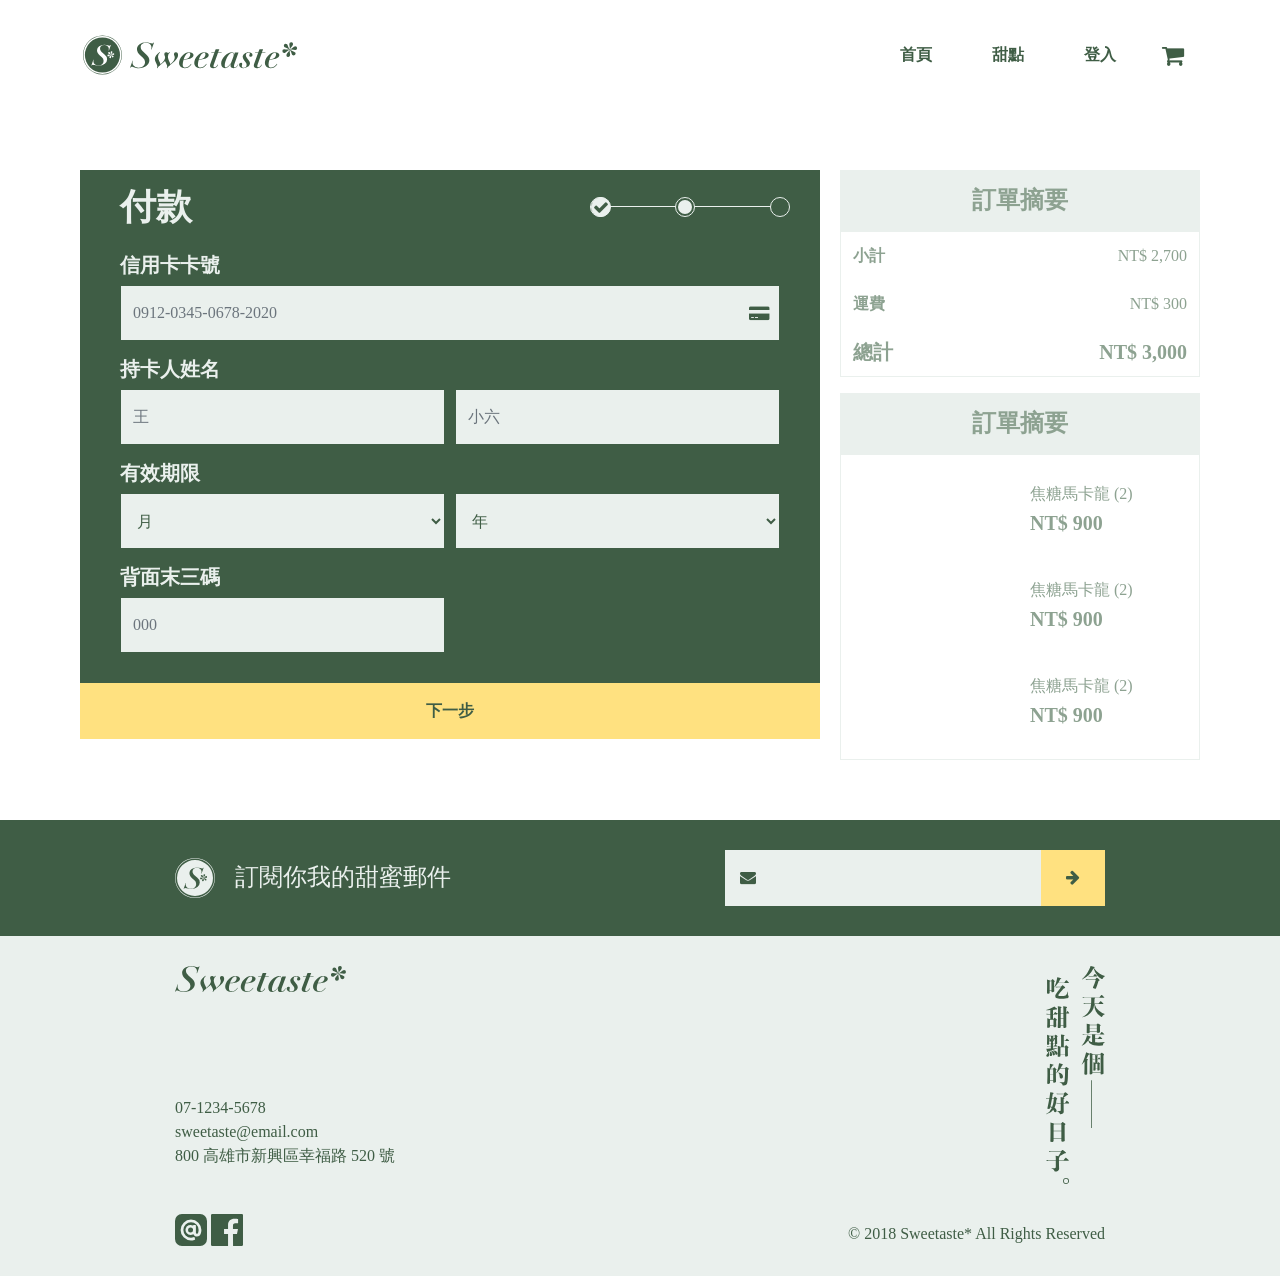
<file: checkout-2.html>
<!DOCTYPE html>
<html lang="zh-Hant-TW">

<head>
    <meta charset="UTF-8">
    <meta name="viewport" content="width=device-width, initial-scale=1.0">
    <meta http-equiv="X-UA-Compatible" content="ie=edge">
    <title>Sweetaste 甜點工坊</title>
    <meta name="author" content="Rainie Wang">
    <meta name="copyright" content="本網頁設計為Sweetaste甜點工坊">
    <link rel="shortcut icon" href="images/favicon.ico">
    <meta name="description" content="最甜蜜的甜點工坊，想吃甜點是不需要理由的">
    <meta name="keywords" content="Sweetaste, 甜點, 馬卡龍, 蛋糕">
    <meta name="og:title" content="Sweetaste甜點工坊">
    <meta name="og:description" content="最甜蜜的甜點工坊，想吃甜點是不需要理由的">
    <meta name="og:type" content="www.Sweetaste.com.tw">
    <meta name="og:url" content="https://www.facebook.com/Sweetaste/">
    <meta name="og:image" content="https://upload.cc/i1/2019/03/28/Z3LzPG.png">
    <meta http-equiv="X-UA-Compatible" content="IE-Edge" />
    <link rel="stylesheet" href="stylesheets/all.css">
    <link rel="stylesheet" href="https://stackpath.bootstrapcdn.com/font-awesome/4.7.0/css/font-awesome.min.css">
</head>

<body>
    <nav class="navbar navbar-expand-md navbar-light bg-white">
        <div class="container">
            <button class="navbar-toggler border-0 d-md-none d-flex align-items-center" type="button"
                data-toggle="collapse" data-target="#navbarSupportedContent" aria-controls="navbarSupportedContent"
                aria-expanded="false" aria-label="Toggle navigation">
                <span class="navbar-toggler-icon"></span>
            </button>

            <a class="navbar-brand" href="index.html">
                <img class="d-md-inline-block d-none" src="images/logo-all-dark.svg" width="220px" height="40px" alt="">
                <img class="d-inline-block d-md-none" src="images/logotype-lg-dark.svg" width="114.14px"
                    height="17.74px" alt="">
            </a>

            <a class="nav-link element-icon d-flex align-items-center order-md-3" href="cart.html">
                <i class="fa fa-shopping-cart" aria-hidden="true"></i>
            </a>

            <div class="collapse navbar-collapse" id="navbarSupportedContent">
                <ul class="navbar-nav ml-auto font-weight-bold">
                    <li class="nav-item active">
                        <a class="nav-link d-block" href="index.html">首頁 <span class="sr-only">(current)</span></a>
                    </li>
                    <li class="nav-item">
                        <a class="nav-link d-block" href="product.html">甜點</a>
                    </li>
                    <li class="nav-item">
                        <a class="nav-link d-block" href="login.html">登入</a>
                    </li>
                </ul>
            </div>

        </div>
    </nav>





    <!-- main start -->
    <section class="container my-md-5">
        <div class="row">
            <div class="col-md-8 px-0 px-md-1">
                <!-- 運送欄位 -->
                <div class="bg-primary">
                    <form class="px-4">
                        <div class="form-row py-10">
                            <div class="col-6">
                                <h2 class="h3 text-secondary font-weight-bold">付款</h2>
                            </div>
                            <div class="col-6 progress-bar-wrap pt-2">
                                <!-- 進度條放這 -->
                                <div class="progress-bar ml-auto">
                                    <div class="progress-bar-start">
                                        <div class="progress-bar-check active">
                                            <i class="fa fa-check text-primary check-icon" aria-hidden="true"></i>
                                        </div>
                                        <div class="progress-bar-point"></div>
                                    </div>
                                    <div class="progress-bar-point progress-bar-center">
                                        <div class="progress-bar-check">
                                            <i class="fa fa-check text-primary check-icon" aria-hidden="true"></i>
                                        </div>
                                        <div class="progress-bar-point active"></div>
                                    </div>
                                    <div class="progress-bar-point progress-bar-end">
                                        <div class="progress-bar-check">
                                            <i class="fa fa-check text-primary check-icon" aria-hidden="true"></i>
                                        </div>
                                        <div class="progress-bar-point"></div>
                                    </div>
                                </div>
                                <!-- 進度條結束 -->
                            </div>
                        </div>
                        <div class="form-group">
                            <label for="inputCreditCardNumber" class="h5 text-secondary font-weight-bold">信用卡卡號</label>
                            <div class="position-relative">
                                <i class="fa fa-credit-card-alt text-primary position-absolute" aria-hidden="true"
                                    style="top:50%;right:10px;transform:translateY(-50%);"></i>
                                <input type="tel" class="form-control" id="inputCreditCardNumber"
                                    placeholder="0912-0345-0678-2020">
                            </div>

                        </div>
                        <div class="form-row">
                            <div class="form-group col-md-6">
                                <label for="inputFirstname" class="h5 text-secondary font-weight-bold">持卡人姓名</label>
                                <input type="text" class="form-control" id="inputFirstname" placeholder="王">
                            </div>
                            <div class="form-group col-md-6">
                                <label for="inputLastname" class="h5 text-transparent">名字</label>
                                <input type="text" class="form-control" id="inputLastname" placeholder="小六">
                            </div>
                        </div>

                        <div class="form-row">
                            <div class="form-group col-6">
                                <label for="inputMonth" class="h5 text-secondary font-weight-bold">有效期限</label>
                                <select id="inputMonth" class="form-control">
                                    <option selected>月</option>
                                    <option>1 月</option>
                                    <option>2 月</option>
                                    <option>3 月</option>
                                </select>
                            </div>
                            <div class="form-group col-6 ">
                                <label for="inputyear" class="h5 text-transparent">有效期限</label>
                                <select id="inputyear" class="form-control">
                                    <option selected>年</option>
                                    <option>2020</option>
                                    <option>2019</option>
                                    <option>2018</option>
                                </select>
                            </div>
                        </div>
                        <div class="form-row">
                            <div class="form-group col-6 mb-3">
                                <label for="inputLastNumber" class="h5 text-secondary font-weight-bold">背面末三碼</label>
                                <input type="number" class="form-control" id="inputLastNumber" placeholder="000">
                            </div>
                        </div>
                    </form>
                    <a href="checkout-3.html"
                        class="btn btn-warning text-primary w-100 h4 font-weight-bold mb-0">下一步</a>
                </div>

            </div>
            <div class="col-md-4 d-none d-md-block">
                <div class="row flex-column">
                    <div class="col">
                        <!-- 訂單摘要 -->
                        <table class="table table-borderless">
                            <tbody class="text-minor border border-secondary">
                                <h2 class="h4 font-weight-bold text-minor text-center bg-secondary py-10 mb-0">訂單摘要</h2>
                                <tr>
                                    <th scope="row">小計</th>
                                    <td class="text-right">NT$ 2,700</td>
                                </tr>
                                <tr>
                                    <th scope="row">運費</th>
                                    <td class="text-right">NT$ 300</td>
                                </tr>
                                <tr>
                                    <th scope="row" class="h5 font-weight-bold">總計</th>
                                    <td class="h5 font-weight-bold text-right">NT$ 3,000</td>
                                </tr>
                            </tbody>
                        </table>
                    </div>
                    <div class="col">
                        <!-- 購物清單 -->
                        <h2 class="h4 font-weight-bold text-minor text-center bg-secondary py-10 mb-0">訂單摘要</h2>
                        <div class="row border border-secondary mx-0 d-flex flex-column pt-10">
                            <div class="col">
                                <div class="row d-flex align-items-center pb-10">
                                    <div class="col-6 px-2">
                                        <div class="bgcover"
                                            style="background-image:url(https://bit.ly/2QvsT63); height:80px;">
                                        </div>
                                    </div>
                                    <div class="col-6 text-minor pl-1">
                                        <h5 style="font-size:16px">焦糖馬卡龍 (2)</h5>
                                        <span class="h5 font-weight-bold">NT$ 900</span>
                                    </div>
                                </div>
                            </div>
                            <div class="col">
                                <div class="row d-flex align-items-center pb-10">
                                    <div class="col-6 px-2">
                                        <div class="bgcover"
                                            style="background-image:url(https://bit.ly/2zBDAxX); height:80px;">
                                        </div>
                                    </div>
                                    <div class="col-6 text-minor pl-1">
                                        <h5 style="font-size:16px">焦糖馬卡龍 (2)</h5>
                                        <span class="h5 font-weight-bold">NT$ 900</span>
                                    </div>
                                </div>
                            </div>
                            <div class="col">
                                <div class="row d-flex align-items-center pb-10">
                                    <div class="col-6 px-2">
                                        <div class="bgcover"
                                            style="background-image:url(https://bit.ly/2zKOP7w); height:80px;">
                                        </div>
                                    </div>
                                    <div class="col-6 text-minor pl-1">
                                        <h5 style="font-size:16px">焦糖馬卡龍 (2)</h5>
                                        <span class="h5 font-weight-bold">NT$ 900</span>
                                    </div>
                                </div>
                            </div>
                        </div>
                    </div>
                </div>
            </div>
        </div>


    </section>

    <!-- main end -->

    <section class="bg-primary py-3">
        <div class="container">
            <div class="row d-flex justify-content-center">
                <div
                    class="col-md-5 d-flex align-items-center justify-content-center justify-content-md-start mb-3 mb-md-0">
                    <img src="images/logo-light.svg" width="40px" alt="">
                    <span class="h4 ml-2 text-secondary mb-0">訂閱你我的甜蜜郵件</span>
                </div>
                <div class="col-md-5 d-flex justify-content-center justify-content-md-end">
                    <div class="input-group formbox">
                        <label class="formbox-label" for="sub-input">
                            <i class="fa fa-envelope text-primary element-icon" aria-hidden="true"></i>
                        </label>
                        <input class="form-control formbox-input" id="sub-input" type="email" placeholder=""
                            aria-label="subscribe">
                        <button class="btn btn-warning formbox-btn" type="submit">
                            <i class="fa fa-arrow-right text-primary" aria-hidden="true"></i>
                        </button>
                    </div>
                </div>
            </div>
        </div>
    </section>


    <footer class="bg-secondary py-3 pl-3 pl-md-0">
        <div class="container  text-primary">
            <div class="row mb-3 d-flex justify-content-center">
                <div class="col-md-5 d-flex flex-column justify-content-between">
                    <div>
                        <img src="images/logotype-lg-dark.svg" width="171.22px" height="26.6px" alt="">
                    </div>
                    <ul class="list-unstyled mt-4">
                        <li>07-1234-5678</li>
                        <li>sweetaste@email.com</li>
                        <li>800 高雄市新興區幸福路 520 號</li>
                    </ul>
                </div>
                <div class="col-md-5 text-right d-md-block d-none">
                    <span class="text-hide">
                        今天是個吃甜點的好日子
                        <img src="images/sm-今天是個吃甜點的好日子.svg" width="59.28px" height="218.69px" alt="">
                    </span>
                </div>
            </div>
            <div class="row d-flex justify-content-center flex-column-md">
                <div class="col-md-5 mb-10 mb-md-0">
                    <img src="images/ic-line@.svg" width="32px" height="32px" alt="">
                    <img src="images/ic-facebook.svg" width="32px" height="32px" alt="">
                </div>
                <div class="col-md-5 d-flex align-items-end justify-content-start justify-content-md-end">
                    <span>© 2018 Sweetaste* All Rights Reserved</span>
                </div>
            </div>
        </div>
    </footer>


    <script src="https://code.jquery.com/jquery-3.3.1.slim.min.js"
        integrity="sha384-q8i/X+965DzO0rT7abK41JStQIAqVgRVzpbzo5smXKp4YfRvH+8abtTE1Pi6jizo"
        crossorigin="anonymous"></script>
    <script src="https://cdnjs.cloudflare.com/ajax/libs/popper.js/1.14.7/umd/popper.min.js"
        integrity="sha384-UO2eT0CpHqdSJQ6hJty5KVphtPhzWj9WO1clHTMGa3JDZwrnQq4sF86dIHNDz0W1"
        crossorigin="anonymous"></script>
    <script src="https://stackpath.bootstrapcdn.com/bootstrap/4.3.1/js/bootstrap.min.js"
        integrity="sha384-JjSmVgyd0p3pXB1rRibZUAYoIIy6OrQ6VrjIEaFf/nJGzIxFDsf4x0xIM+B07jRM"
        crossorigin="anonymous"></script>
</body>

</html>
</file>
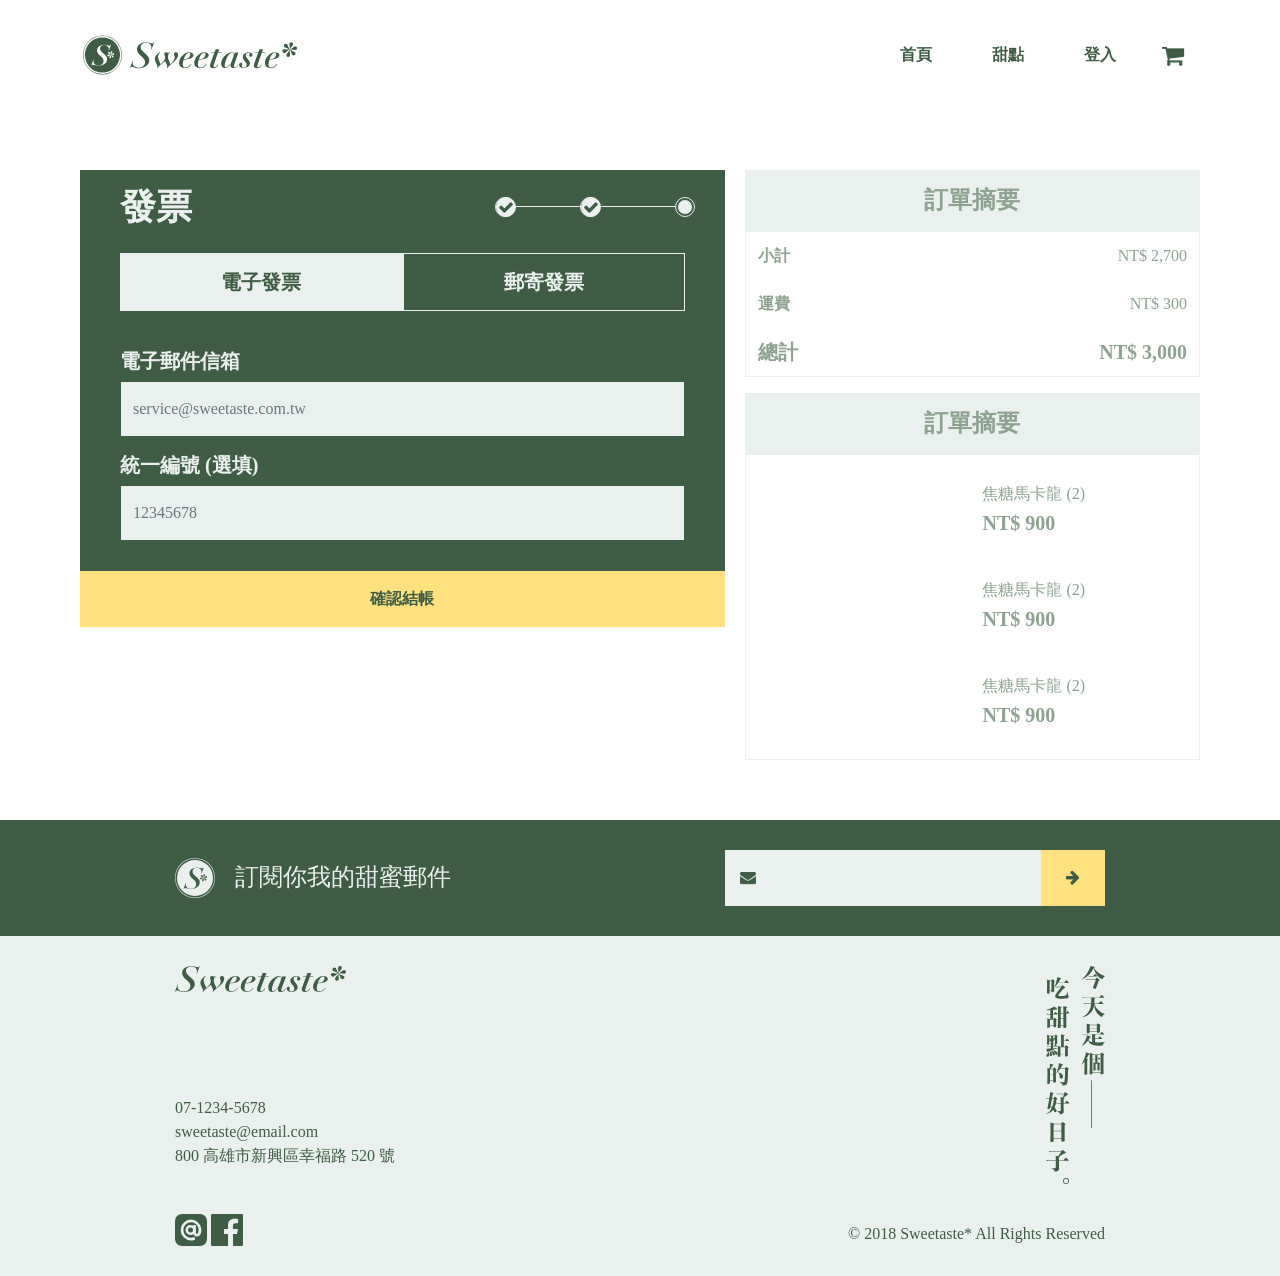
<file: checkout-3.html>
<!DOCTYPE html>
<html lang="zh-Hant-TW">

<head>
    <meta charset="UTF-8">
    <meta name="viewport" content="width=device-width, initial-scale=1.0">
    <meta http-equiv="X-UA-Compatible" content="ie=edge">
    <title>Sweetaste 甜點工坊</title>
    <meta name="author" content="Rainie Wang">
    <meta name="copyright" content="本網頁設計為Sweetaste甜點工坊">
    <link rel="shortcut icon" href="images/favicon.ico">
    <meta name="description" content="最甜蜜的甜點工坊，想吃甜點是不需要理由的">
    <meta name="keywords" content="Sweetaste, 甜點, 馬卡龍, 蛋糕">
    <meta name="og:title" content="Sweetaste甜點工坊">
    <meta name="og:description" content="最甜蜜的甜點工坊，想吃甜點是不需要理由的">
    <meta name="og:type" content="www.Sweetaste.com.tw">
    <meta name="og:url" content="https://www.facebook.com/Sweetaste/">
    <meta name="og:image" content="https://upload.cc/i1/2019/03/28/Z3LzPG.png">
    <meta http-equiv="X-UA-Compatible" content="IE-Edge" />
    <link rel="stylesheet" href="stylesheets/all.css">
    <link rel="stylesheet" href="https://stackpath.bootstrapcdn.com/font-awesome/4.7.0/css/font-awesome.min.css">
</head>

<body>
    <nav class="navbar navbar-expand-md navbar-light bg-white">
        <div class="container">
            <button class="navbar-toggler border-0 d-md-none d-flex align-items-center" type="button"
                data-toggle="collapse" data-target="#navbarSupportedContent" aria-controls="navbarSupportedContent"
                aria-expanded="false" aria-label="Toggle navigation">
                <span class="navbar-toggler-icon"></span>
            </button>

            <a class="navbar-brand" href="index.html">
                <img class="d-md-inline-block d-none" src="images/logo-all-dark.svg" width="220px" height="40px" alt="">
                <img class="d-inline-block d-md-none" src="images/logotype-lg-dark.svg" width="114.14px"
                    height="17.74px" alt="">
            </a>

            <a class="nav-link element-icon d-flex align-items-center order-md-3" href="cart.html">
                <i class="fa fa-shopping-cart" aria-hidden="true"></i>
            </a>

            <div class="collapse navbar-collapse" id="navbarSupportedContent">
                <ul class="navbar-nav ml-auto font-weight-bold">
                    <li class="nav-item active">
                        <a class="nav-link d-block" href="index.html">首頁 <span class="sr-only">(current)</span></a>
                    </li>
                    <li class="nav-item">
                        <a class="nav-link d-block" href="product.html">甜點</a>
                    </li>
                    <li class="nav-item">
                        <a class="nav-link d-block" href="login.html">登入</a>
                    </li>
                </ul>
            </div>

        </div>
    </nav>





    <!-- main start -->
    <section class="container my-md-5">
        <div class="row">
            <div class="col-md-7 px-0 px-md-1">
                <!-- 運送欄位 -->
                <div class="bg-primary">
                    <form class="px-4">
                        <div class="form-row py-10">
                            <div class="col-6">
                                <h2 class="h3 text-secondary font-weight-bold">發票</h2>
                            </div>
                            <div class="col-6 progress-bar-wrap pt-2">
                                <!-- 進度條放這 -->
                                <div class="progress-bar ml-auto">
                                    <div class="progress-bar-start">
                                        <div class="progress-bar-check active">
                                            <i class="fa fa-check text-primary check-icon" aria-hidden="true"></i>
                                        </div>
                                        <div class="progress-bar-point"></div>
                                    </div>
                                    <div class="progress-bar-point progress-bar-center">
                                        <div class="progress-bar-check active">
                                            <i class="fa fa-check text-primary check-icon" aria-hidden="true"></i>
                                        </div>
                                        <div class="progress-bar-point"></div>
                                    </div>
                                    <div class="progress-bar-point progress-bar-end">
                                        <div class="progress-bar-check">
                                            <i class="fa fa-check text-primary check-icon" aria-hidden="true"></i>
                                        </div>
                                        <div class="progress-bar-point active"></div>
                                    </div>
                                </div>
                                <!-- 進度條結束 -->
                            </div>
                        </div>
                        <nav class="nav nav-pills nav-fill nav-dark mb-3 " id="pills-tab" role="tablist">
                            <a class="nav-item nav-link font-weight-bold text-center h5 py-10 active nav-dark-link"
                                id="pills-Electronic-invoice-tab" data-toggle="pill" href="#pills-Electronic-invoice"
                                role="tab" aria-controls="pills-Electronic-invoice" aria-selected="true">電子發票</a>

                            <a class="nav-item nav-link font-weight-bold text-center h5 py-10 nav-dark-link"
                                id="pills-Mailing-invoice-tab" data-toggle="pill" href="#pills-Mailing-invoice"
                                role="tab" aria-controls="pills-Mailing-invoice" aria-selected="false">郵寄發票</a>
                        </nav>
                        <div class="tab-content" id="pills-tabContent">
                            <div class="tab-pane fade show active" id="pills-Electronic-invoice" role="tabpanel"
                                aria-labelledby="pills-Electronic-invoice-tab">
                                <div class="form-group">
                                    <label for="inputemail" class="h5 text-secondary font-weight-bold">電子郵件信箱</label>
                                    <input type="email" class="form-control" id="inputemail"
                                        placeholder="service@sweetaste.com.tw">
                                </div>

                                <div class="form-group mb-3">
                                    <label for="inputLastNumber" class="h5 text-secondary font-weight-bold">統一編號
                                        (選填)</label>
                                    <input type="text" class="form-control" id="inputLastNumber" placeholder="12345678">
                                </div>
                            </div>
                            <div class="tab-pane fade" id="pills-Mailing-invoice" role="tabpanel"
                                aria-labelledby="pills-Mailing-invoice-tab">
                                <form action="">
                                    <div class="form-row">
                                        <div class="col-6">
                                            <label for="inputCity" class="h5 text-secondary font-weight-bold">地址</label>
                                        </div>
                                        <div class="col-6">
                                            <div class="form-group form-check text-right">
                                                <input type="checkbox" class="form-check-input" id="exampleCheck1">
                                                <label class="form-check-label text-secondary"
                                                    for="exampleCheck1">同寄送地址</label>
                                            </div>
                                        </div>
                                        <div class="form-group col-6">
                                            <select id="inputCity" class="form-control">
                                                <option selected>台北市</option>
                                                <option>台中市</option>
                                                <option>高雄市</option>
                                            </select>
                                        </div>
                                        <div class="form-group col-6 ">
                                            <select id="inputDist" class="form-control">
                                                <option selected>大安區</option>
                                                <option>北屯區</option>
                                                <option>前鎮區</option>
                                            </select>
                                        </div>
                                    </div>
                                    <div class="form-group mb-3">
                                        <input type="text" class="form-control" id="inputAddress" placeholder="幸福路520號">
                                    </div>
                                    <div class="form-group mb-3">
                                        <label for="inputLastNumber" class="h5 text-secondary font-weight-bold">統一編號
                                            (選填)</label>
                                        <input type="text" class="form-control" id="inputLastNumber"
                                            placeholder="12345678">
                                    </div>
                                </form>

                            </div>
                        </div>


                    </form>
                    <a href="checkout-succes.html"
                        class="btn btn-warning text-primary w-100 h4 font-weight-bold mb-0">確認結帳</a>
                </div>

            </div>
            <div class="col-md-5 d-none d-md-block">
                <div class="row flex-column">
                    <div class="col">
                        <!-- 訂單摘要 -->
                        <table class="table table-borderless">
                            <tbody class="text-minor border border-secondary">
                                <h2 class="h4 font-weight-bold text-minor text-center bg-secondary py-10 mb-0">訂單摘要</h2>
                                <tr>
                                    <th scope="row">小計</th>
                                    <td class="text-right">NT$ 2,700</td>
                                </tr>
                                <tr>
                                    <th scope="row">運費</th>
                                    <td class="text-right">NT$ 300</td>
                                </tr>
                                <tr>
                                    <th scope="row" class="h5 font-weight-bold">總計</th>
                                    <td class="h5 font-weight-bold text-right">NT$ 3,000</td>
                                </tr>
                            </tbody>
                        </table>
                    </div>
                    <div class="col">
                        <!-- 購物清單 -->
                        <h2 class="h4 font-weight-bold text-minor text-center bg-secondary py-10 mb-0">訂單摘要</h2>
                        <div class="row border border-secondary mx-0 d-flex flex-column pt-10">
                            <div class="col">
                                <div class="row d-flex align-items-center pb-10">
                                    <div class="col-6 px-2">
                                        <div class="bgcover"
                                            style="background-image:url(https://bit.ly/2QvsT63); height:80px;">
                                        </div>
                                    </div>
                                    <div class="col-6 text-minor pl-1">
                                        <h5 style="font-size:16px">焦糖馬卡龍 (2)</h5>
                                        <span class="h5 font-weight-bold">NT$ 900</span>
                                    </div>
                                </div>
                            </div>
                            <div class="col">
                                <div class="row d-flex align-items-center pb-10">
                                    <div class="col-6 px-2">
                                        <div class="bgcover"
                                            style="background-image:url(https://bit.ly/2zBDAxX); height:80px;">
                                        </div>
                                    </div>
                                    <div class="col-6 text-minor pl-1">
                                        <h5 style="font-size:16px">焦糖馬卡龍 (2)</h5>
                                        <span class="h5 font-weight-bold">NT$ 900</span>
                                    </div>
                                </div>
                            </div>
                            <div class="col">
                                <div class="row d-flex align-items-center pb-10">
                                    <div class="col-6 px-2">
                                        <div class="bgcover"
                                            style="background-image:url(https://bit.ly/2zKOP7w); height:80px;">
                                        </div>
                                    </div>
                                    <div class="col-6 text-minor pl-1">
                                        <h5 style="font-size:16px">焦糖馬卡龍 (2)</h5>
                                        <span class="h5 font-weight-bold">NT$ 900</span>
                                    </div>
                                </div>
                            </div>
                        </div>
                    </div>
                </div>
            </div>
        </div>


    </section>

    <!-- main end -->

    <section class="bg-primary py-3">
        <div class="container">
            <div class="row d-flex justify-content-center">
                <div
                    class="col-md-5 d-flex align-items-center justify-content-center justify-content-md-start mb-3 mb-md-0">
                    <img src="images/logo-light.svg" width="40px" alt="">
                    <span class="h4 ml-2 text-secondary mb-0">訂閱你我的甜蜜郵件</span>
                </div>
                <div class="col-md-5 d-flex justify-content-center justify-content-md-end">
                    <div class="input-group formbox">
                        <label class="formbox-label" for="sub-input">
                            <i class="fa fa-envelope text-primary element-icon" aria-hidden="true"></i>
                        </label>
                        <input class="form-control formbox-input" id="sub-input" type="email" placeholder=""
                            aria-label="subscribe">
                        <button class="btn btn-warning formbox-btn" type="submit">
                            <i class="fa fa-arrow-right text-primary" aria-hidden="true"></i>
                        </button>
                    </div>
                </div>
            </div>
        </div>
    </section>


    <footer class="bg-secondary py-3 pl-3 pl-md-0">
        <div class="container  text-primary">
            <div class="row mb-3 d-flex justify-content-center">
                <div class="col-md-5 d-flex flex-column justify-content-between">
                    <div>
                        <img src="images/logotype-lg-dark.svg" width="171.22px" height="26.6px" alt="">
                    </div>
                    <ul class="list-unstyled mt-4">
                        <li>07-1234-5678</li>
                        <li>sweetaste@email.com</li>
                        <li>800 高雄市新興區幸福路 520 號</li>
                    </ul>
                </div>
                <div class="col-md-5 text-right d-md-block d-none">
                    <span class="text-hide">
                        今天是個吃甜點的好日子
                        <img src="images/sm-今天是個吃甜點的好日子.svg" width="59.28px" height="218.69px" alt="">
                    </span>
                </div>
            </div>
            <div class="row d-flex justify-content-center flex-column-md">
                <div class="col-md-5 mb-10 mb-md-0">
                    <img src="images/ic-line@.svg" width="32px" height="32px" alt="">
                    <img src="images/ic-facebook.svg" width="32px" height="32px" alt="">
                </div>
                <div class="col-md-5 d-flex align-items-end justify-content-start justify-content-md-end">
                    <span>© 2018 Sweetaste* All Rights Reserved</span>
                </div>
            </div>
        </div>
    </footer>


    <script src="https://code.jquery.com/jquery-3.3.1.slim.min.js"
        integrity="sha384-q8i/X+965DzO0rT7abK41JStQIAqVgRVzpbzo5smXKp4YfRvH+8abtTE1Pi6jizo"
        crossorigin="anonymous"></script>
    <script src="https://cdnjs.cloudflare.com/ajax/libs/popper.js/1.14.7/umd/popper.min.js"
        integrity="sha384-UO2eT0CpHqdSJQ6hJty5KVphtPhzWj9WO1clHTMGa3JDZwrnQq4sF86dIHNDz0W1"
        crossorigin="anonymous"></script>
    <script src="https://stackpath.bootstrapcdn.com/bootstrap/4.3.1/js/bootstrap.min.js"
        integrity="sha384-JjSmVgyd0p3pXB1rRibZUAYoIIy6OrQ6VrjIEaFf/nJGzIxFDsf4x0xIM+B07jRM"
        crossorigin="anonymous"></script>
</body>

</html>
</file>
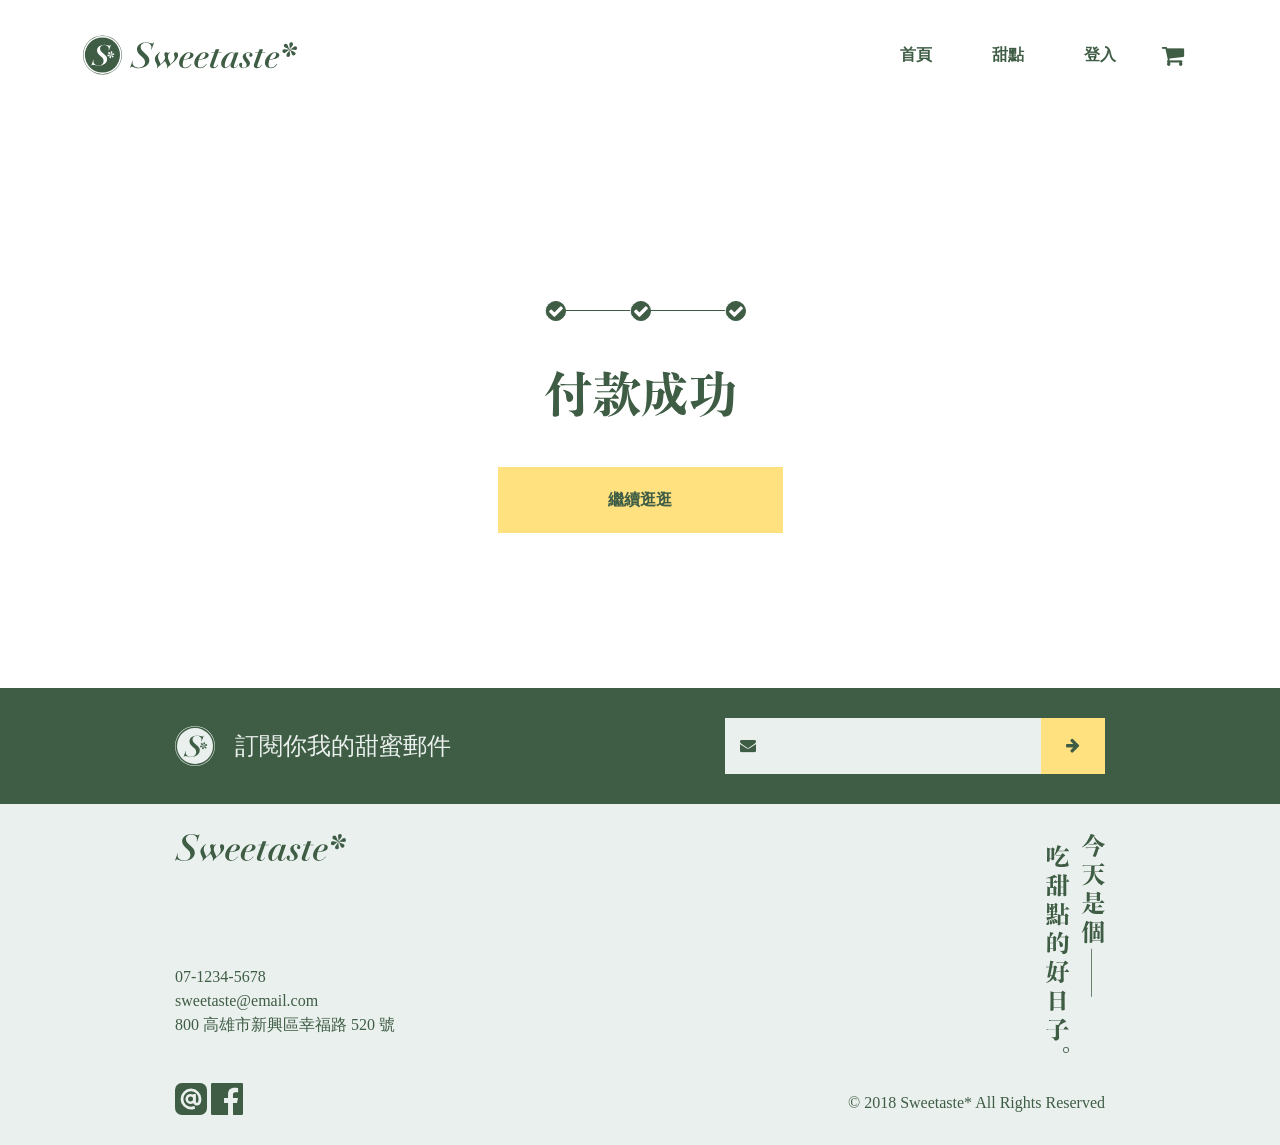
<file: checkout-succes.html>
<!DOCTYPE html>
<html lang="zh-Hant-TW">

<head>
    <meta charset="UTF-8">
    <meta name="viewport" content="width=device-width, initial-scale=1.0">
    <meta http-equiv="X-UA-Compatible" content="ie=edge">
    <title>Sweetaste 甜點工坊</title>
    <meta name="author" content="Rainie Wang">
    <meta name="copyright" content="本網頁設計為Sweetaste甜點工坊">
    <link rel="shortcut icon" href="images/favicon.ico">
    <meta name="description" content="最甜蜜的甜點工坊，想吃甜點是不需要理由的">
    <meta name="keywords" content="Sweetaste, 甜點, 馬卡龍, 蛋糕">
    <meta name="og:title" content="Sweetaste甜點工坊">
    <meta name="og:description" content="最甜蜜的甜點工坊，想吃甜點是不需要理由的">
    <meta name="og:type" content="www.Sweetaste.com.tw">
    <meta name="og:url" content="https://www.facebook.com/Sweetaste/">
    <meta name="og:image" content="https://upload.cc/i1/2019/03/28/Z3LzPG.png">
    <meta http-equiv="X-UA-Compatible" content="IE-Edge" />
    <link rel="stylesheet" href="stylesheets/all.css">
    <link rel="stylesheet" href="https://stackpath.bootstrapcdn.com/font-awesome/4.7.0/css/font-awesome.min.css">
</head>

<body>
    <nav class="navbar navbar-expand-md navbar-light bg-white">
        <div class="container">
            <button class="navbar-toggler border-0 d-md-none d-flex align-items-center" type="button"
                data-toggle="collapse" data-target="#navbarSupportedContent" aria-controls="navbarSupportedContent"
                aria-expanded="false" aria-label="Toggle navigation">
                <span class="navbar-toggler-icon"></span>
            </button>

            <a class="navbar-brand" href="index.html">
                <img class="d-md-inline-block d-none" src="images/logo-all-dark.svg" width="220px" height="40px" alt="">
                <img class="d-inline-block d-md-none" src="images/logotype-lg-dark.svg" width="114.14px"
                    height="17.74px" alt="">
            </a>

            <a class="nav-link element-icon d-flex align-items-center order-md-3" href="cart.html">
                <i class="fa fa-shopping-cart" aria-hidden="true"></i>
            </a>

            <div class="collapse navbar-collapse" id="navbarSupportedContent">
                <ul class="navbar-nav ml-auto font-weight-bold">
                    <li class="nav-item active">
                        <a class="nav-link d-block" href="index.html">首頁 <span class="sr-only">(current)</span></a>
                    </li>
                    <li class="nav-item">
                        <a class="nav-link d-block" href="product.html">甜點</a>
                    </li>
                    <li class="nav-item">
                        <a class="nav-link d-block" href="login.html">登入</a>
                    </li>
                </ul>
            </div>

        </div>
    </nav>


    <header class="container mb-md-5" style="height:518px;">
        <div class="row bgcover d-flex flex-column" style="background-image:url(https://bit.ly/2P7GhNd)">
            <div class="col-md-6 mx-auto text-center progress-bar-wrap px-0" style="height:518px">
                <!-- 進度條放這 -->
                <div class="progress-bar mx-auto border-primary" style="margin-top:200px;">
                    <div class="progress-bar-start">
                        <div class="progress-bar-check bg-primary border-primary active">
                            <i class="fa fa-check text-white check-icon" aria-hidden="true"></i>
                        </div>
                    </div>
                    <div class="progress-bar-point progress-bar-center">
                        <div class="progress-bar-check bg-primary border-primary active">
                            <i class="fa fa-check text-white check-icon" aria-hidden="true"></i>
                        </div>
                    </div>
                    <div class="progress-bar-point progress-bar-end">
                        <div class="progress-bar-check bg-primary border-primary active">
                            <i class="fa fa-check text-white check-icon" aria-hidden="true"></i>
                        </div>
                    </div>
                </div>
                <!-- 進度條結束 -->
                <h1 class="text-hide mt-5 mb-3">
                    付款成功
                    <img src="images/lg-付款成功.svg" alt="" class="" style="width:190px">
                </h1>
                <div class="col-md-6 mx-auto text-center mt-9 pt-4 mt-md-0 pt-md-0 px-0 d-flex align-items-end">
                    <a class="btn btn-warning text-primary font-weight-bold px-0 py-2 w-100 mt-md-2" href="index.html"
                        role="button">繼續逛逛</a>
                </div>

            </div>
        </div>
    </header>



    <section class="bg-primary py-3">
        <div class="container">
            <div class="row d-flex justify-content-center">
                <div
                    class="col-md-5 d-flex align-items-center justify-content-center justify-content-md-start mb-3 mb-md-0">
                    <img src="images/logo-light.svg" width="40px" alt="">
                    <span class="h4 ml-2 text-secondary mb-0">訂閱你我的甜蜜郵件</span>
                </div>
                <div class="col-md-5 d-flex justify-content-center justify-content-md-end">
                    <div class="input-group formbox">
                        <label class="formbox-label" for="sub-input">
                            <i class="fa fa-envelope text-primary element-icon" aria-hidden="true"></i>
                        </label>
                        <input class="form-control formbox-input" id="sub-input" type="email"
                            placeholder="" aria-label="subscribe">
                        <button class="btn btn-warning formbox-btn" type="submit">
                            <i class="fa fa-arrow-right text-primary" aria-hidden="true"></i>
                        </button>
                    </div>
                </div>
            </div>
        </div>
    </section>


    <footer class="bg-secondary py-3 pl-3 pl-md-0">
        <div class="container  text-primary">
            <div class="row mb-3 d-flex justify-content-center">
                <div class="col-md-5 d-flex flex-column justify-content-between">
                    <div>
                        <img src="images/logotype-lg-dark.svg" width="171.22px" height="26.6px" alt="">
                    </div>
                    <ul class="list-unstyled mt-4">
                        <li>07-1234-5678</li>
                        <li>sweetaste@email.com</li>
                        <li>800 高雄市新興區幸福路 520 號</li>
                    </ul>
                </div>
                <div class="col-md-5 text-right d-md-block d-none">
                    <span class="text-hide">
                        今天是個吃甜點的好日子
                        <img src="images/sm-今天是個吃甜點的好日子.svg" width="59.28px" height="218.69px" alt="">
                    </span>
                </div>
            </div>
            <div class="row d-flex justify-content-center flex-column-md">
                <div class="col-md-5 mb-10 mb-md-0">
                    <img src="images/ic-line@.svg" width="32px" height="32px" alt="">
                    <img src="images/ic-facebook.svg" width="32px" height="32px" alt="">
                </div>
                <div class="col-md-5 d-flex align-items-end justify-content-start justify-content-md-end">
                    <span>© 2018 Sweetaste* All Rights Reserved</span>
                </div>
            </div>
        </div>
    </footer>


    <script src="https://code.jquery.com/jquery-3.3.1.slim.min.js"
        integrity="sha384-q8i/X+965DzO0rT7abK41JStQIAqVgRVzpbzo5smXKp4YfRvH+8abtTE1Pi6jizo"
        crossorigin="anonymous"></script>
    <script src="https://cdnjs.cloudflare.com/ajax/libs/popper.js/1.14.7/umd/popper.min.js"
        integrity="sha384-UO2eT0CpHqdSJQ6hJty5KVphtPhzWj9WO1clHTMGa3JDZwrnQq4sF86dIHNDz0W1"
        crossorigin="anonymous"></script>
    <script src="https://stackpath.bootstrapcdn.com/bootstrap/4.3.1/js/bootstrap.min.js"
        integrity="sha384-JjSmVgyd0p3pXB1rRibZUAYoIIy6OrQ6VrjIEaFf/nJGzIxFDsf4x0xIM+B07jRM"
        crossorigin="anonymous"></script>
</body>

</html>
</file>
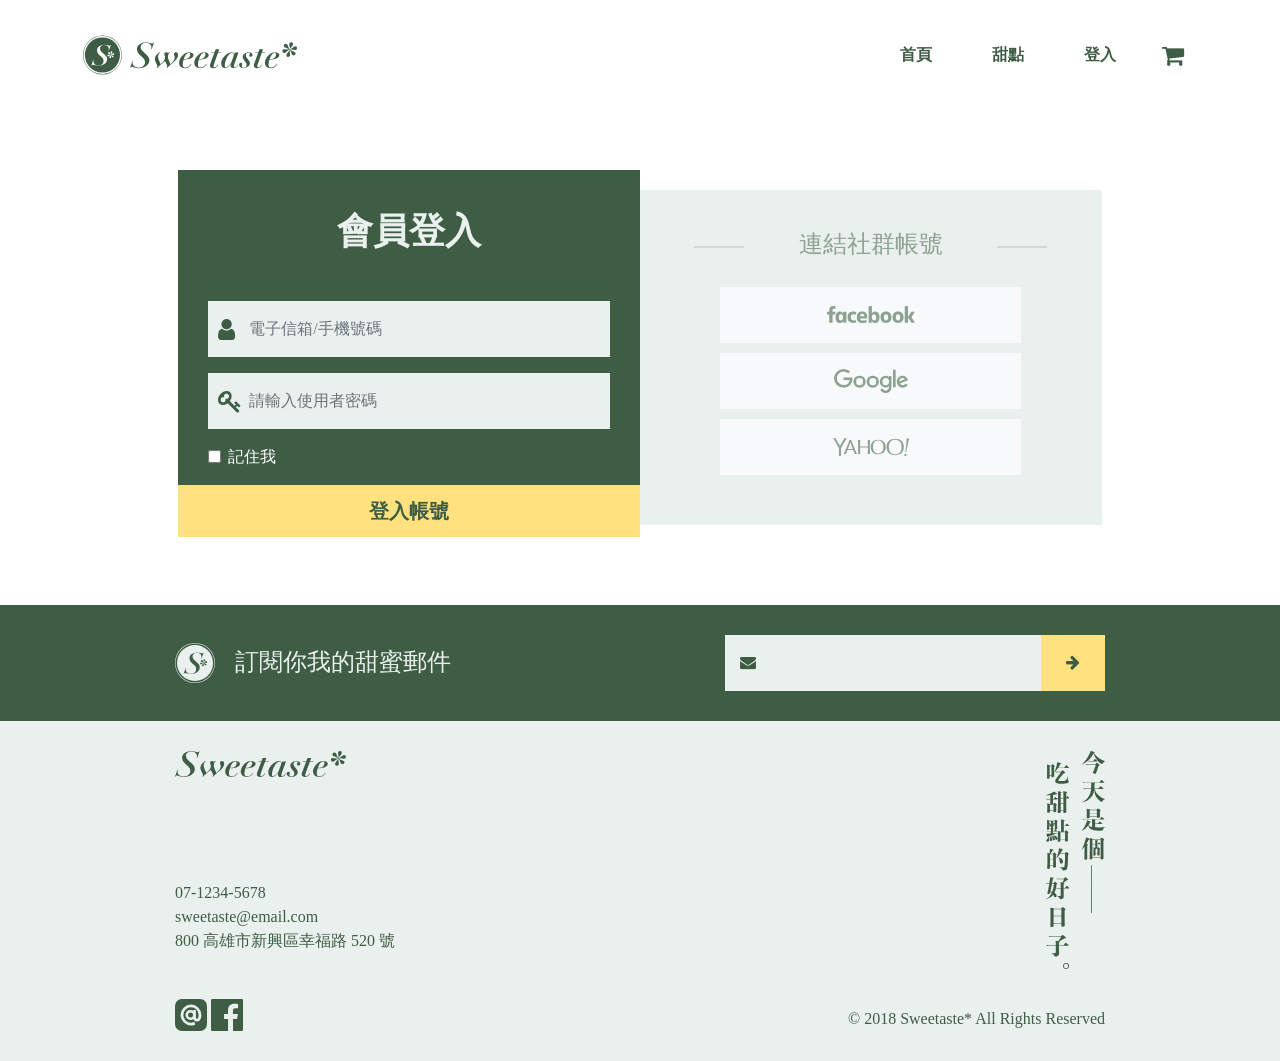
<file: login.html>
<!DOCTYPE html>
<html lang="zh-Hant-TW">

<head>
    <meta charset="UTF-8">
    <meta name="viewport" content="width=device-width, initial-scale=1.0">
    <meta http-equiv="X-UA-Compatible" content="ie=edge">
    <title>Sweetaste 甜點工坊</title>
    <meta name="author" content="Rainie Wang">
    <meta name="copyright" content="本網頁設計為Sweetaste甜點工坊">
    <link rel="shortcut icon" href="images/favicon.ico">
    <meta name="description" content="最甜蜜的甜點工坊，想吃甜點是不需要理由的">
    <meta name="keywords" content="Sweetaste, 甜點, 馬卡龍, 蛋糕">
    <meta name="og:title" content="Sweetaste甜點工坊">
    <meta name="og:description" content="最甜蜜的甜點工坊，想吃甜點是不需要理由的">
    <meta name="og:type" content="www.Sweetaste.com.tw">
    <meta name="og:url" content="https://www.facebook.com/Sweetaste/">
    <meta name="og:image" content="https://upload.cc/i1/2019/03/28/Z3LzPG.png">
    <meta http-equiv="X-UA-Compatible" content="IE-Edge" />
    <link rel="stylesheet" href="stylesheets/all.css">
    <link rel="stylesheet" href="https://stackpath.bootstrapcdn.com/font-awesome/4.7.0/css/font-awesome.min.css">
</head>

<body>
    <nav class="navbar navbar-expand-md navbar-light bg-white">
        <div class="container">
            <button class="navbar-toggler border-0 d-md-none d-flex align-items-center" type="button"
                data-toggle="collapse" data-target="#navbarSupportedContent" aria-controls="navbarSupportedContent"
                aria-expanded="false" aria-label="Toggle navigation">
                <span class="navbar-toggler-icon"></span>
            </button>

            <a class="navbar-brand" href="index.html">
                <img class="d-md-inline-block d-none" src="images/logo-all-dark.svg" width="220px" height="40px" alt="">
                <img class="d-inline-block d-md-none" src="images/logotype-lg-dark.svg" width="114.14px"
                    height="17.74px" alt="">
            </a>

            <a class="nav-link element-icon d-flex align-items-center order-md-3" href="cart.html">
                <i class="fa fa-shopping-cart" aria-hidden="true"></i>
            </a>

            <div class="collapse navbar-collapse" id="navbarSupportedContent">
                <ul class="navbar-nav ml-auto font-weight-bold">
                    <li class="nav-item active">
                        <a class="nav-link d-block" href="index.html">首頁 <span class="sr-only">(current)</span></a>
                    </li>
                    <li class="nav-item">
                        <a class="nav-link d-block" href="product.html">甜點</a>
                    </li>
                    <li class="nav-item">
                        <a class="nav-link d-block" href="login.html">登入</a>
                    </li>
                </ul>
            </div>

        </div>
    </nav>



    <section class="container my-md-5 px-0 px-md-10">
        <div class="row no-gutters justify-content-center">
            <div class="col col-sm-10 d-md-none bg-primary py-3 order-1">
                <h1 class="text-center h3 font-weight-bold text-secondary">會員登入</h1>
            </div>

            <div class="col-sm-10 col-md-5 order-3 order-md-1 h-100">
                <form class="bg-primary pt-2 pt-md-0">
                    <h1 class="text-center h3 font-weight-bold text-secondary d-none d-md-block py-4">會員登入</h1>
                    <div class="form-group member-login mx-3">
                        <label for="userEmail1" class="element-icon member-login-label"><i class="fa fa-user text-primary"
                                aria-hidden="true"></i></label>
                        <input type="email" class="form-control member-login-input" id="userEmail1" aria-describedby="emailHelp"
                            placeholder="電子信箱/手機號碼">
                    </div>
                    <div class="form-group member-login mx-3">
                        <label for="userPassword1" class="element-icon member-login-label"><i class="fa fa-key text-primary"
                                aria-hidden="true"></i></label>
                        <input type="password" class="form-control member-login-input" id="userPassword1" placeholder="請輸入使用者密碼">
                    </div>
                    <div class="form-group form-check mx-3">
                        <input type="checkbox" class="form-check-input" id="remenberCheck1">
                        <label class="form-check-label text-white" for="remenberCheck1">記住我</label>
                    </div>
                    <button type="submit"
                        class="btn btn-warning btn-lg text-primary font-weight-bold py-1 w-100">登入帳號</button>
                </form>



            </div>
            <div class="col-sm-10 col-md-5 bg-secondary my-md-2 py-4 order-2 order-md-2 h-100">
                <div class="d-none d-md-block">
                    <div class="d-flex justify-content-around mb-md-2">
                        <hr style="width:50px; color:#8DA291; border-width: 2px;">
                        <h2 class="h4 text-center text-minor font-weight-light">連結社群帳號</h2>
                        <hr style="width:50px; color:#8DA291; border-width: 2px;">
                    </div>
                </div>


                <div class="row mt-md-10 px-3 no-gutters">
                    <div class="col-4 col-md-9 mx-auto mb-1">
                        <a class="btn btn-light w-100 d-flex justify-content-center align-items-center" href="#"
                            role="button" style="height: 56px;">
                            <img src="images/ic-facebook-logotype.svg" style="max-width: 108px" class="px-1" alt="">
                        </a>
                    </div>
                    <div class="col-4 col-md-9 mx-auto mb-1">
                        <a class="btn btn-light w-100 d-flex justify-content-center align-items-center" href="#"
                            role="button" style="height: 56px;">
                            <img src="images/ic-google.svg" style="max-width: 94px" class="px-1" alt="">
                        </a>
                    </div>
                    <div class="col-4 col-md-9 mx-auto mb-1">
                        <a class="btn btn-light w-100 d-flex justify-content-center align-items-center" href="#"
                            role="button" style="height: 56px;">
                            <img src="images/ic-yahoo.svg" style="max-width: 96px" class="px-1" alt="">
                        </a>
                    </div>
                </div>
            </div>
        </div>
    </section>









    <section class="bg-primary py-3">
        <div class="container">
            <div class="row d-flex justify-content-center">
                <div
                    class="col-md-5 d-flex align-items-center justify-content-center justify-content-md-start mb-3 mb-md-0">
                    <img src="images/logo-light.svg" width="40px" alt="">
                    <span class="h4 ml-2 text-secondary mb-0">訂閱你我的甜蜜郵件</span>
                </div>
                <div class="col-md-5 d-flex justify-content-center justify-content-md-end">
                    <div class="input-group formbox">
                        <label class="formbox-label" for="sub-input">
                            <i class="fa fa-envelope text-primary element-icon" aria-hidden="true"></i>
                        </label>
                        <input class="form-control formbox-input" id="sub-input" type="email"
                            placeholder="" aria-label="subscribe">
                        <button class="btn btn-warning formbox-btn" type="submit">
                            <i class="fa fa-arrow-right text-primary" aria-hidden="true"></i>
                        </button>
                    </div>
                </div>
            </div>
        </div>
    </section>


    <footer class="bg-secondary py-3 pl-3 pl-md-0">
        <div class="container  text-primary">
            <div class="row mb-3 d-flex justify-content-center">
                <div class="col-md-5 d-flex flex-column justify-content-between">
                    <div>
                        <img src="images/logotype-lg-dark.svg" width="171.22px" height="26.6px" alt="">
                    </div>
                    <ul class="list-unstyled mt-4">
                        <li>07-1234-5678</li>
                        <li>sweetaste@email.com</li>
                        <li>800 高雄市新興區幸福路 520 號</li>
                    </ul>
                </div>
                <div class="col-md-5 text-right d-md-block d-none">
                    <span class="text-hide">
                        今天是個吃甜點的好日子
                        <img src="images/sm-今天是個吃甜點的好日子.svg" width="59.28px" height="218.69px" alt="">
                    </span>
                </div>
            </div>
            <div class="row d-flex justify-content-center flex-column-md">
                <div class="col-md-5 mb-10 mb-md-0">
                    <img src="images/ic-line@.svg" width="32px" height="32px" alt="">
                    <img src="images/ic-facebook.svg" width="32px" height="32px" alt="">
                </div>
                <div class="col-md-5 d-flex align-items-end justify-content-start justify-content-md-end">
                    <span>© 2018 Sweetaste* All Rights Reserved</span>
                </div>
            </div>
        </div>
    </footer>


    <script src="https://code.jquery.com/jquery-3.3.1.slim.min.js"
        integrity="sha384-q8i/X+965DzO0rT7abK41JStQIAqVgRVzpbzo5smXKp4YfRvH+8abtTE1Pi6jizo"
        crossorigin="anonymous"></script>
    <script src="https://cdnjs.cloudflare.com/ajax/libs/popper.js/1.14.7/umd/popper.min.js"
        integrity="sha384-UO2eT0CpHqdSJQ6hJty5KVphtPhzWj9WO1clHTMGa3JDZwrnQq4sF86dIHNDz0W1"
        crossorigin="anonymous"></script>
    <script src="https://stackpath.bootstrapcdn.com/bootstrap/4.3.1/js/bootstrap.min.js"
        integrity="sha384-JjSmVgyd0p3pXB1rRibZUAYoIIy6OrQ6VrjIEaFf/nJGzIxFDsf4x0xIM+B07jRM"
        crossorigin="anonymous"></script>
</body>

</html>
</file>
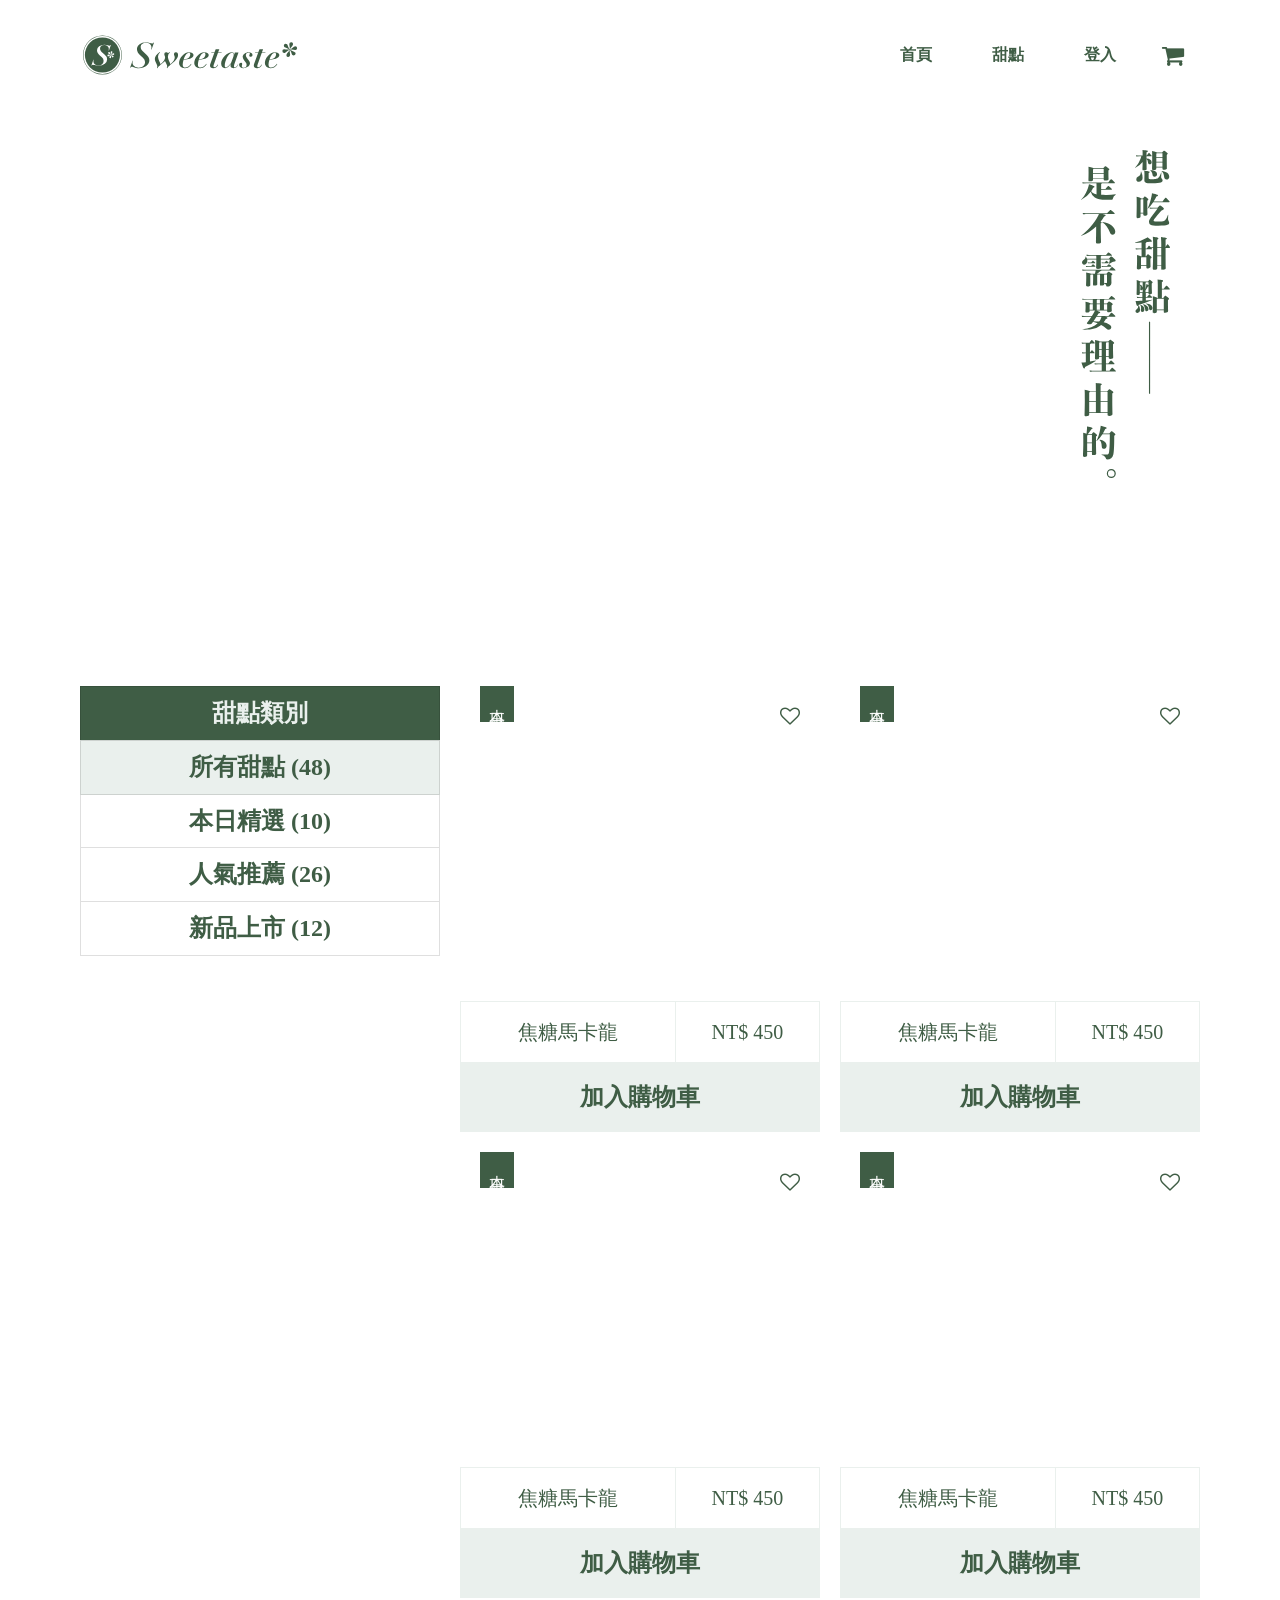
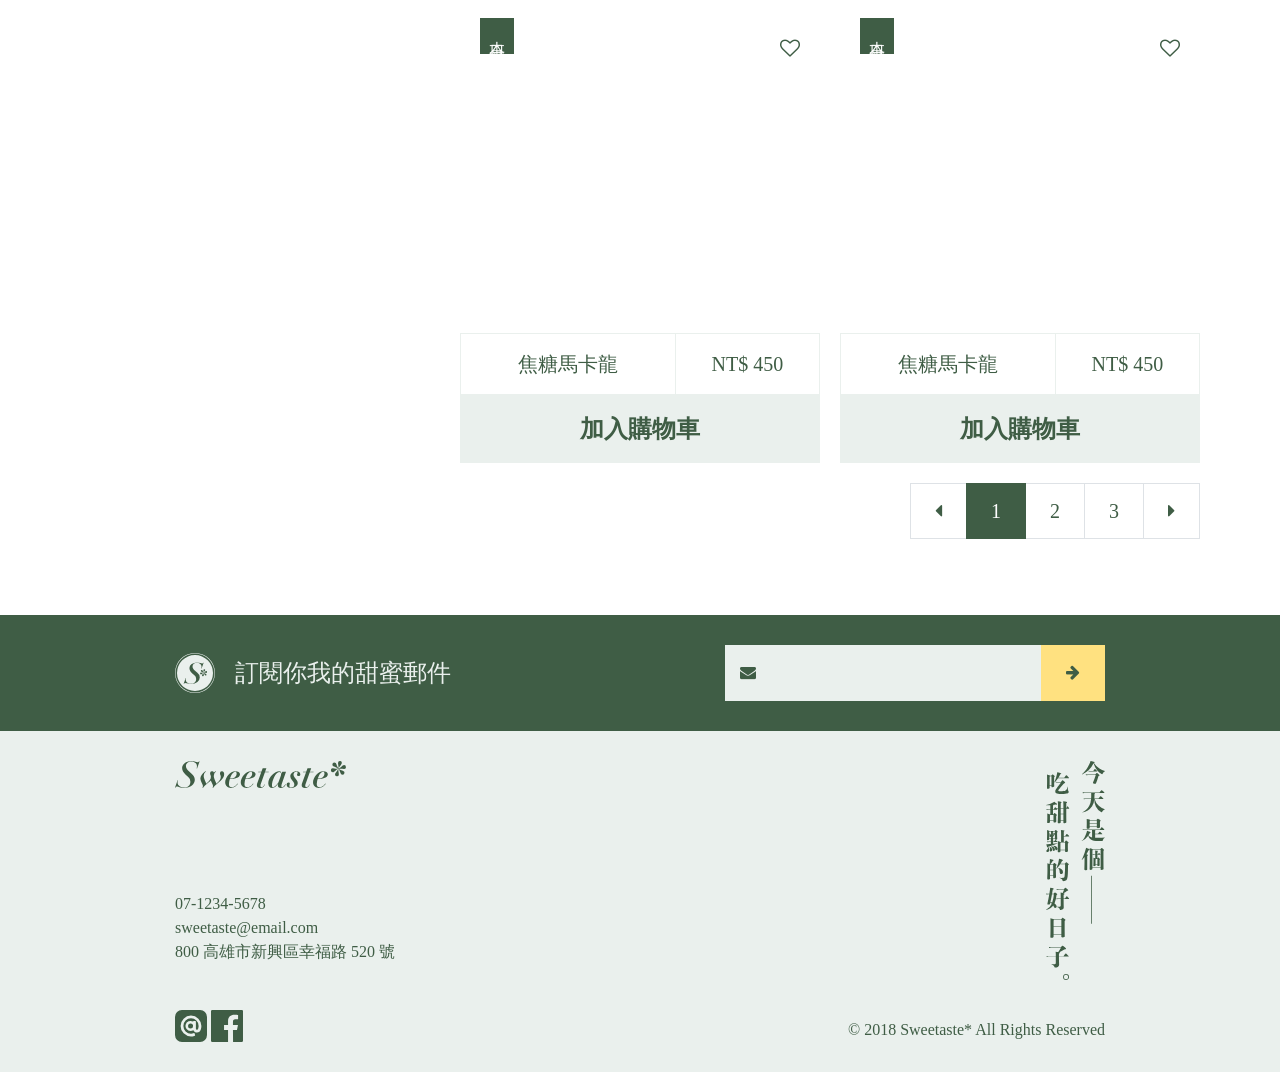
<file: product.html>
<!DOCTYPE html>
<html lang="zh-Hant-TW">

<head>
    <meta charset="UTF-8">
    <meta name="viewport" content="width=device-width, initial-scale=1.0">
    <meta http-equiv="X-UA-Compatible" content="ie=edge">
    <title>Sweetaste 甜點工坊</title>
    <meta name="author" content="Rainie Wang">
    <meta name="copyright" content="本網頁設計為Sweetaste甜點工坊">
    <link rel="shortcut icon" href="images/favicon.ico">
    <meta name="description" content="最甜蜜的甜點工坊，想吃甜點是不需要理由的">
    <meta name="keywords" content="Sweetaste, 甜點, 馬卡龍, 蛋糕">
    <meta name="og:title" content="Sweetaste甜點工坊">
    <meta name="og:description" content="最甜蜜的甜點工坊，想吃甜點是不需要理由的">
    <meta name="og:type" content="www.Sweetaste.com.tw">
    <meta name="og:url" content="https://www.facebook.com/Sweetaste/">
    <meta name="og:image" content="https://upload.cc/i1/2019/03/28/Z3LzPG.png">
    <meta http-equiv="X-UA-Compatible" content="IE-Edge" />
    <link rel="stylesheet" href="stylesheets/all.css">
    <link rel="stylesheet" href="https://stackpath.bootstrapcdn.com/font-awesome/4.7.0/css/font-awesome.min.css">
</head>

<body>
    <nav class="navbar navbar-expand-md navbar-light bg-white">
        <div class="container">
            <button class="navbar-toggler border-0 d-md-none d-flex align-items-center" type="button"
                data-toggle="collapse" data-target="#navbarSupportedContent" aria-controls="navbarSupportedContent"
                aria-expanded="false" aria-label="Toggle navigation">
                <span class="navbar-toggler-icon"></span>
            </button>

            <a class="navbar-brand" href="index.html">
                <img class="d-md-inline-block d-none" src="images/logo-all-dark.svg" width="220px" height="40px" alt="">
                <img class="d-inline-block d-md-none" src="images/logotype-lg-dark.svg" width="114.14px"
                    height="17.74px" alt="">
            </a>

            <a class="nav-link element-icon d-flex align-items-center order-md-3" href="cart.html">
                <i class="fa fa-shopping-cart" aria-hidden="true"></i>
            </a>

            <div class="collapse navbar-collapse" id="navbarSupportedContent">
                <ul class="navbar-nav ml-auto font-weight-bold">
                    <li class="nav-item active">
                        <a class="nav-link d-block" href="index.html">首頁 <span class="sr-only">(current)</span></a>
                    </li>
                    <li class="nav-item">
                        <a class="nav-link d-block" href="product.html">甜點</a>
                    </li>
                    <li class="nav-item">
                        <a class="nav-link d-block" href="login.html">登入</a>
                    </li>
                </ul>
            </div>

        </div>
    </nav>







    <header class="container mb-md-7 header-wrap">
        <div class="header-banner" style="background-image:url(https://bit.ly/2Qodh3Z)">
            <h1 class="text-hide">
                想吃甜點是不需要理由的
                <img src="images/lg-想吃甜點是不需要理由的.svg" alt="" class="header-title">
            </h1>
        </div>
    </header>



    <section class="container list-menu mb-5">
        <div class="row">
            <div class="col-md-4">
                <div class="list-group text-center h4 text-primary font-weight-bold mb-3">
                    <h3 class="list-group-item h4 font-weight-bold bg-primary text-secondary">甜點類別</h3>
                    <a href="#" class="list-group-item list-group-item-action active">所有甜點 (48)</a>
                    <a href="#" class="list-group-item list-group-item-action">本日精選 (10)</a>
                    <a href="#" class="list-group-item list-group-item-action">人氣推薦 (26)</a>
                    <a href="#" class="list-group-item list-group-item-action">新品上市 (12)</a>
                </div>
            </div>
            <div class="col-md-8">
                <div class="row">
                    <div class="col-md-6">
                        <div class="item-card" style="width: 100%;">
                            <div class="item-card-top">
                                <span class="item-card-tag bg-primary text-white">本日精選</span>
                                <div class="item-card-icon text-primary">
                                    <i class="fa fa-heart" aria-hidden="true"></i>
                                    <i class="fa fa-heart-o" aria-hidden="true"></i>
                                </div>
                                <div class="item-card-img bgcover"
                                    style="background-image:url(https://bit.ly/2QiWeQW); height: 315px;"></div>
                            </div>
                            <div class="item-card-body bg-secondary-lighter text-primary d-flex">
                                <div class="item-card-product text-center h5 mb-0">焦糖馬卡龍</div>
                                <div class="item-card-price text-center h5 mb-0">NT$ 450</div>
                            </div>
                            <a href="#"
                                class="item-card-btn bg-secondary text-primary d-block text-center h4 font-weight-bold py-2">加入購物車</a>
                        </div>
                    </div>
                    <div class="col-md-6">
                        <div class="item-card" style="width: 100%;">
                            <div class="item-card-top">
                                <span class="item-card-tag bg-primary text-white">本日精選</span>
                                <div class="item-card-icon text-primary">
                                    <i class="fa fa-heart" aria-hidden="true"></i>
                                    <i class="fa fa-heart-o" aria-hidden="true"></i>
                                </div>
                                <div class="item-card-img bgcover"
                                    style="background-image:url(https://bit.ly/2zBjQuq); height: 315px;"></div>
                            </div>
                            <div class="item-card-body bg-secondary-lighter text-primary d-flex">
                                <div class="item-card-product text-center h5 mb-0">焦糖馬卡龍</div>
                                <div class="item-card-price text-center h5 mb-0">NT$ 450</div>
                            </div>
                            <a href="#"
                                class="item-card-btn bg-secondary text-primary d-block text-center h4 font-weight-bold py-2">加入購物車</a>
                        </div>
                    </div>
                    <div class="col-md-6">
                        <div class="item-card" style="width: 100%;">
                            <div class="item-card-top">
                                <span class="item-card-tag bg-primary text-white">本日精選</span>
                                <div class="item-card-icon text-primary">
                                    <i class="fa fa-heart" aria-hidden="true"></i>
                                    <i class="fa fa-heart-o" aria-hidden="true"></i>
                                </div>
                                <div class="item-card-img bgcover"
                                    style="background-image:url(https://bit.ly/2QbVsVR); height: 315px;"></div>
                            </div>
                            <div class="item-card-body bg-secondary-lighter text-primary d-flex">
                                <div class="item-card-product text-center h5 mb-0">焦糖馬卡龍</div>
                                <div class="item-card-price text-center h5 mb-0">NT$ 450</div>
                            </div>
                            <a href="#"
                                class="item-card-btn bg-secondary text-primary d-block text-center h4 font-weight-bold py-2">加入購物車</a>
                        </div>
                    </div>
                    <div class="col-md-6">
                        <div class="item-card" style="width: 100%;">
                            <div class="item-card-top">
                                <span class="item-card-tag bg-primary text-white">本日精選</span>
                                <div class="item-card-icon text-primary">
                                    <i class="fa fa-heart" aria-hidden="true"></i>
                                    <i class="fa fa-heart-o" aria-hidden="true"></i>
                                </div>
                                <div class="item-card-img bgcover"
                                    style="background-image:url(https://bit.ly/2NcDVuB); height: 315px;"></div>
                            </div>
                            <div class="item-card-body bg-secondary-lighter text-primary d-flex">
                                <div class="item-card-product text-center h5 mb-0">焦糖馬卡龍</div>
                                <div class="item-card-price text-center h5 mb-0">NT$ 450</div>
                            </div>
                            <a href="#"
                                class="item-card-btn bg-secondary text-primary d-block text-center h4 font-weight-bold py-2">加入購物車</a>
                        </div>
                    </div>
                    <div class="col-md-6">
                        <div class="item-card" style="width: 100%;">
                            <div class="item-card-top">
                                <span class="item-card-tag bg-primary text-white">本日精選</span>
                                <div class="item-card-icon text-primary">
                                    <i class="fa fa-heart" aria-hidden="true"></i>
                                    <i class="fa fa-heart-o" aria-hidden="true"></i>
                                </div>
                                <div class="item-card-img bgcover"
                                    style="background-image:url(https://bit.ly/2zBDAxX); height: 315px;"></div>
                            </div>
                            <div class="item-card-body bg-secondary-lighter text-primary d-flex">
                                <div class="item-card-product text-center h5 mb-0">焦糖馬卡龍</div>
                                <div class="item-card-price text-center h5 mb-0">NT$ 450</div>
                            </div>
                            <a href="#"
                                class="item-card-btn bg-secondary text-primary d-block text-center h4 font-weight-bold py-2">加入購物車</a>
                        </div>
                    </div>
                    <div class="col-md-6">
                        <div class="item-card" style="width: 100%;">
                            <div class="item-card-top">
                                <span class="item-card-tag bg-primary text-white">本日精選</span>
                                <div class="item-card-icon text-primary">
                                    <i class="fa fa-heart" aria-hidden="true"></i>
                                    <i class="fa fa-heart-o" aria-hidden="true"></i>
                                </div>
                                <div class="item-card-img bgcover"
                                    style="background-image:url(https://bit.ly/2zL5jN7); height: 315px;"></div>
                            </div>
                            <div class="item-card-body bg-secondary-lighter text-primary d-flex">
                                <div class="item-card-product text-center h5 mb-0">焦糖馬卡龍</div>
                                <div class="item-card-price text-center h5 mb-0">NT$ 450</div>
                            </div>
                            <a href="#"
                                class="item-card-btn bg-secondary text-primary d-block text-center h4 font-weight-bold py-2">加入購物車</a>
                        </div>
                    </div>

                </div>
                <nav aria-label="Page navigation example mt-1">
                    <ul class="pagination pagination-lg justify-content-center justify-content-md-end">
                        <li class="page-item">
                            <a class="page-link" href="#" aria-label="Previous">
                                <span aria-hidden="true"><i class="fa fa-caret-left" aria-hidden="true"></i></span>
                            </a>
                        </li>
                        <li class="page-item active"><a class="page-link" href="#">1</a></li>
                        <li class="page-item"><a class="page-link" href="#">2</a></li>
                        <li class="page-item"><a class="page-link" href="#">3</a></li>
                        <li class="page-item">
                            <a class="page-link" href="#" aria-label="Next">
                                <span aria-hidden="true"><i class="fa fa-caret-right" aria-hidden="true"></i></span>
                            </a>
                        </li>
                    </ul>
                </nav>
            </div>
        </div>


    </section>





    <section class="bg-primary py-3">
        <div class="container">
            <div class="row d-flex justify-content-center">
                <div
                    class="col-md-5 d-flex align-items-center justify-content-center justify-content-md-start mb-3 mb-md-0">
                    <img src="images/logo-light.svg" width="40px" alt="">
                    <span class="h4 ml-2 text-secondary mb-0">訂閱你我的甜蜜郵件</span>
                </div>
                <div class="col-md-5 d-flex justify-content-center justify-content-md-end">
                    <div class="input-group formbox">
                        <label class="formbox-label" for="sub-input">
                            <i class="fa fa-envelope text-primary element-icon" aria-hidden="true"></i>
                        </label>
                        <input class="form-control formbox-input" id="sub-input" type="email"
                            placeholder="" aria-label="subscribe">
                        <button class="btn btn-warning formbox-btn" type="submit">
                            <i class="fa fa-arrow-right text-primary" aria-hidden="true"></i>
                        </button>
                    </div>
                </div>
            </div>
        </div>
    </section>


    <footer class="bg-secondary py-3 pl-3 pl-md-0">
        <div class="container  text-primary">
            <div class="row mb-3 d-flex justify-content-center">
                <div class="col-md-5 d-flex flex-column justify-content-between">
                    <div>
                        <img src="images/logotype-lg-dark.svg" width="171.22px" height="26.6px" alt="">
                    </div>
                    <ul class="list-unstyled mt-4">
                        <li>07-1234-5678</li>
                        <li>sweetaste@email.com</li>
                        <li>800 高雄市新興區幸福路 520 號</li>
                    </ul>
                </div>
                <div class="col-md-5 text-right d-md-block d-none">
                    <span class="text-hide">
                        今天是個吃甜點的好日子
                        <img src="images/sm-今天是個吃甜點的好日子.svg" width="59.28px" height="218.69px" alt="">
                    </span>
                </div>
            </div>
            <div class="row d-flex justify-content-center flex-column-md">
                <div class="col-md-5 mb-10 mb-md-0">
                    <img src="images/ic-line@.svg" width="32px" height="32px" alt="">
                    <img src="images/ic-facebook.svg" width="32px" height="32px" alt="">
                </div>
                <div class="col-md-5 d-flex align-items-end justify-content-start justify-content-md-end">
                    <span>© 2018 Sweetaste* All Rights Reserved</span>
                </div>
            </div>
        </div>
    </footer>


    <script src="https://code.jquery.com/jquery-3.3.1.slim.min.js"
        integrity="sha384-q8i/X+965DzO0rT7abK41JStQIAqVgRVzpbzo5smXKp4YfRvH+8abtTE1Pi6jizo"
        crossorigin="anonymous"></script>
    <script src="https://cdnjs.cloudflare.com/ajax/libs/popper.js/1.14.7/umd/popper.min.js"
        integrity="sha384-UO2eT0CpHqdSJQ6hJty5KVphtPhzWj9WO1clHTMGa3JDZwrnQq4sF86dIHNDz0W1"
        crossorigin="anonymous"></script>
    <script src="https://stackpath.bootstrapcdn.com/bootstrap/4.3.1/js/bootstrap.min.js"
        integrity="sha384-JjSmVgyd0p3pXB1rRibZUAYoIIy6OrQ6VrjIEaFf/nJGzIxFDsf4x0xIM+B07jRM"
        crossorigin="anonymous"></script>
    <script src="all.js"></script>
</body>

</html>
</file>
